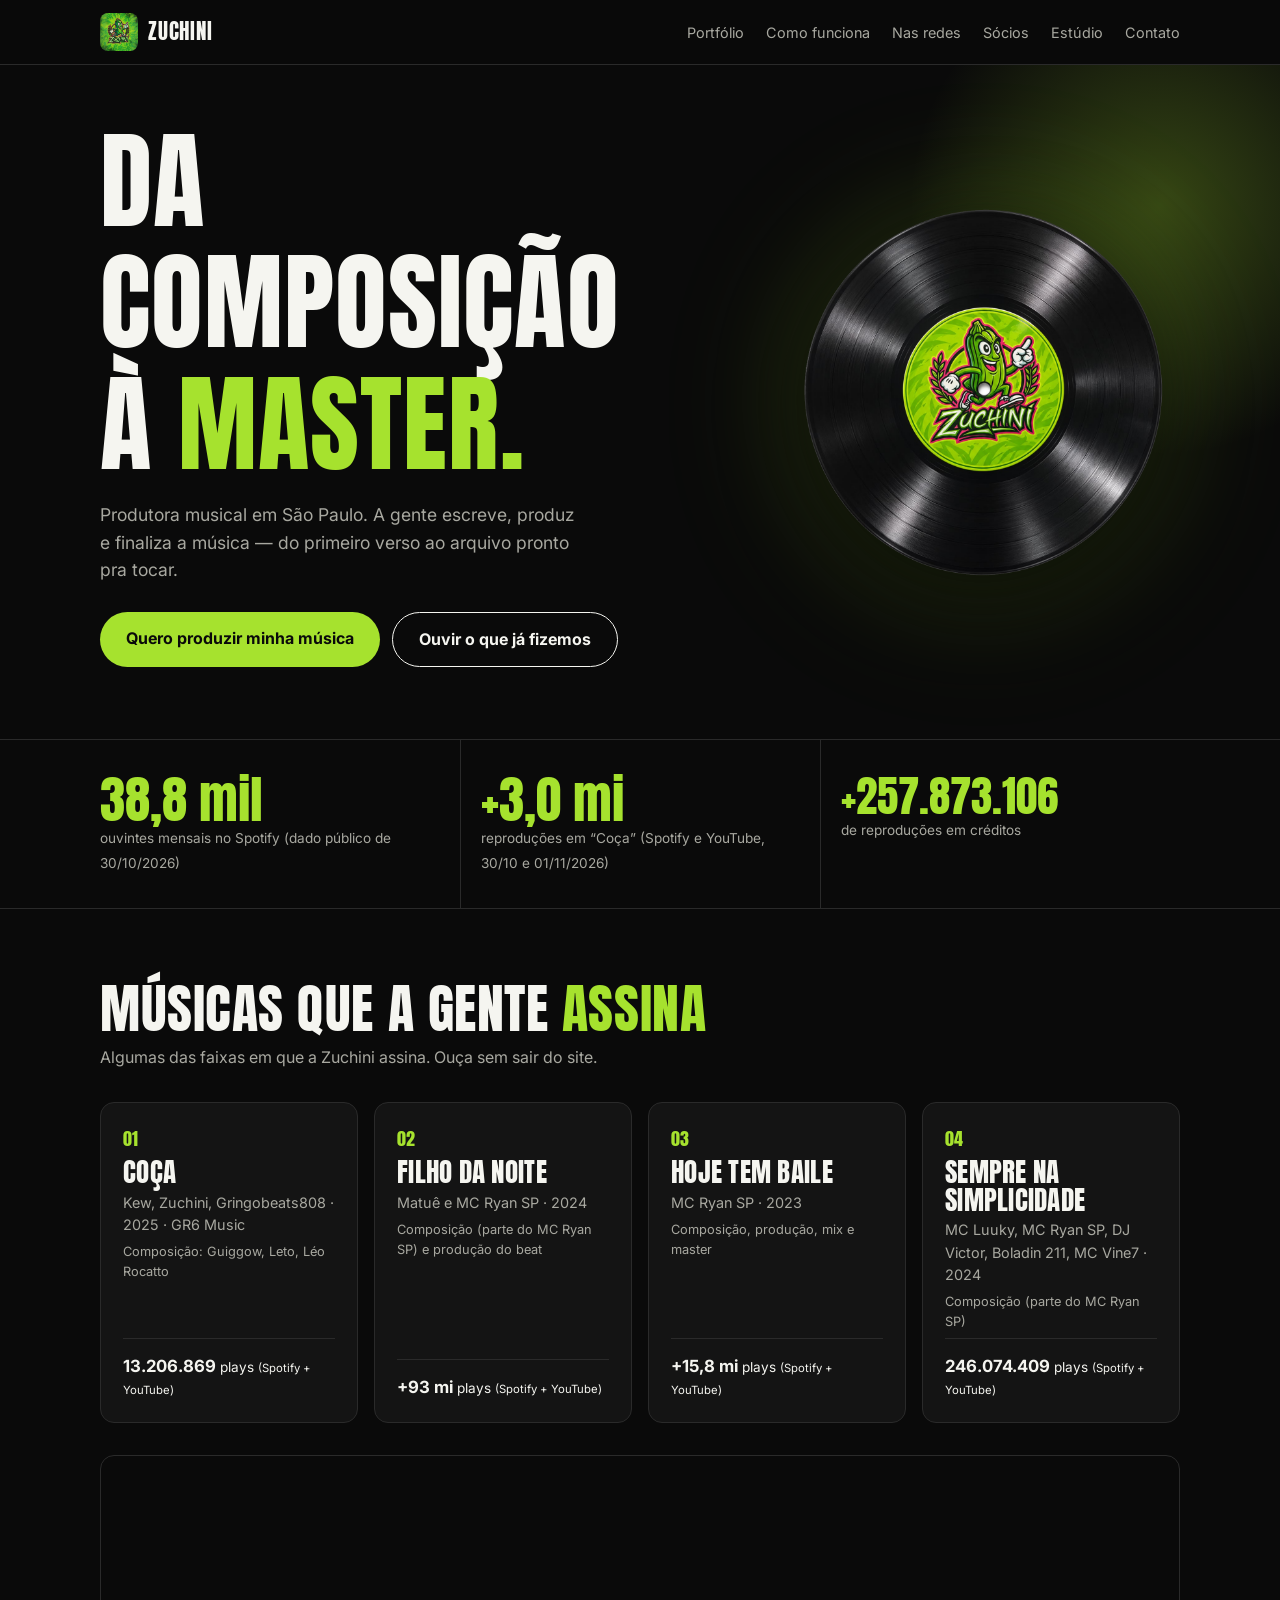
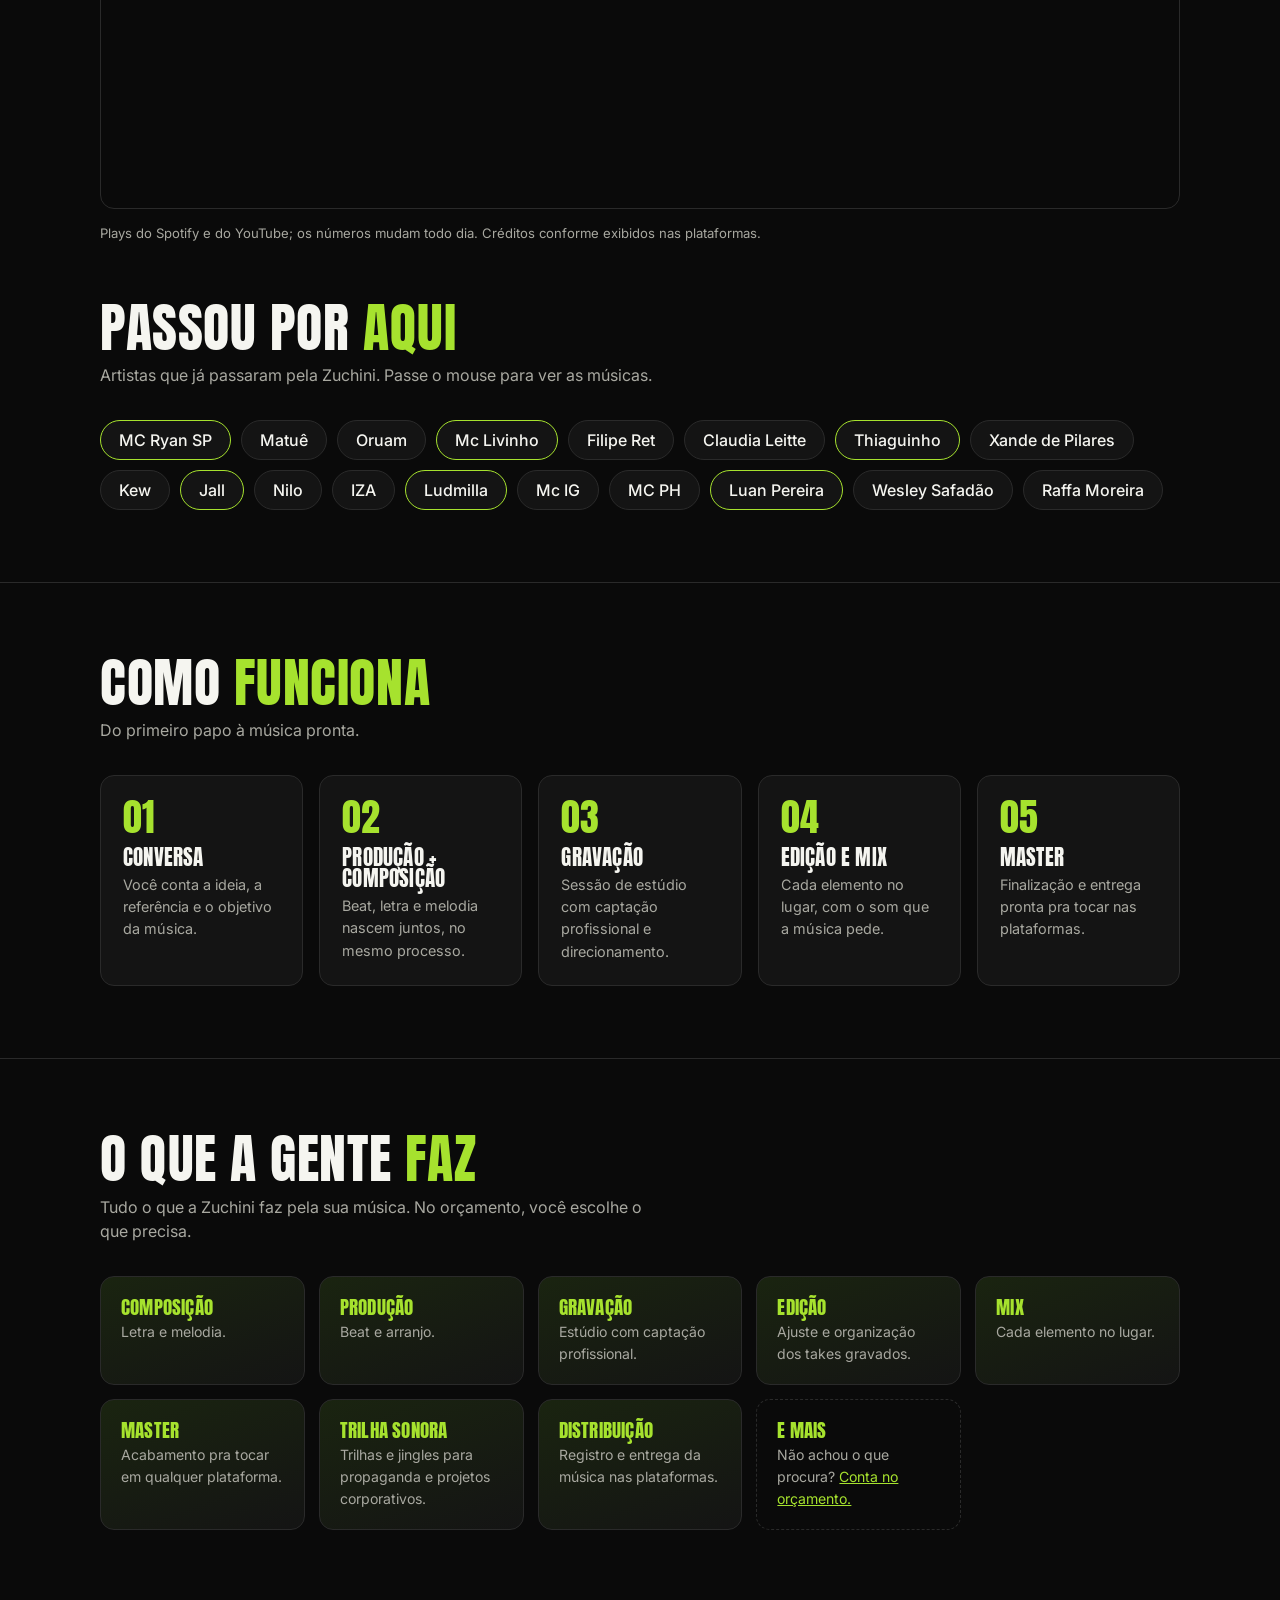
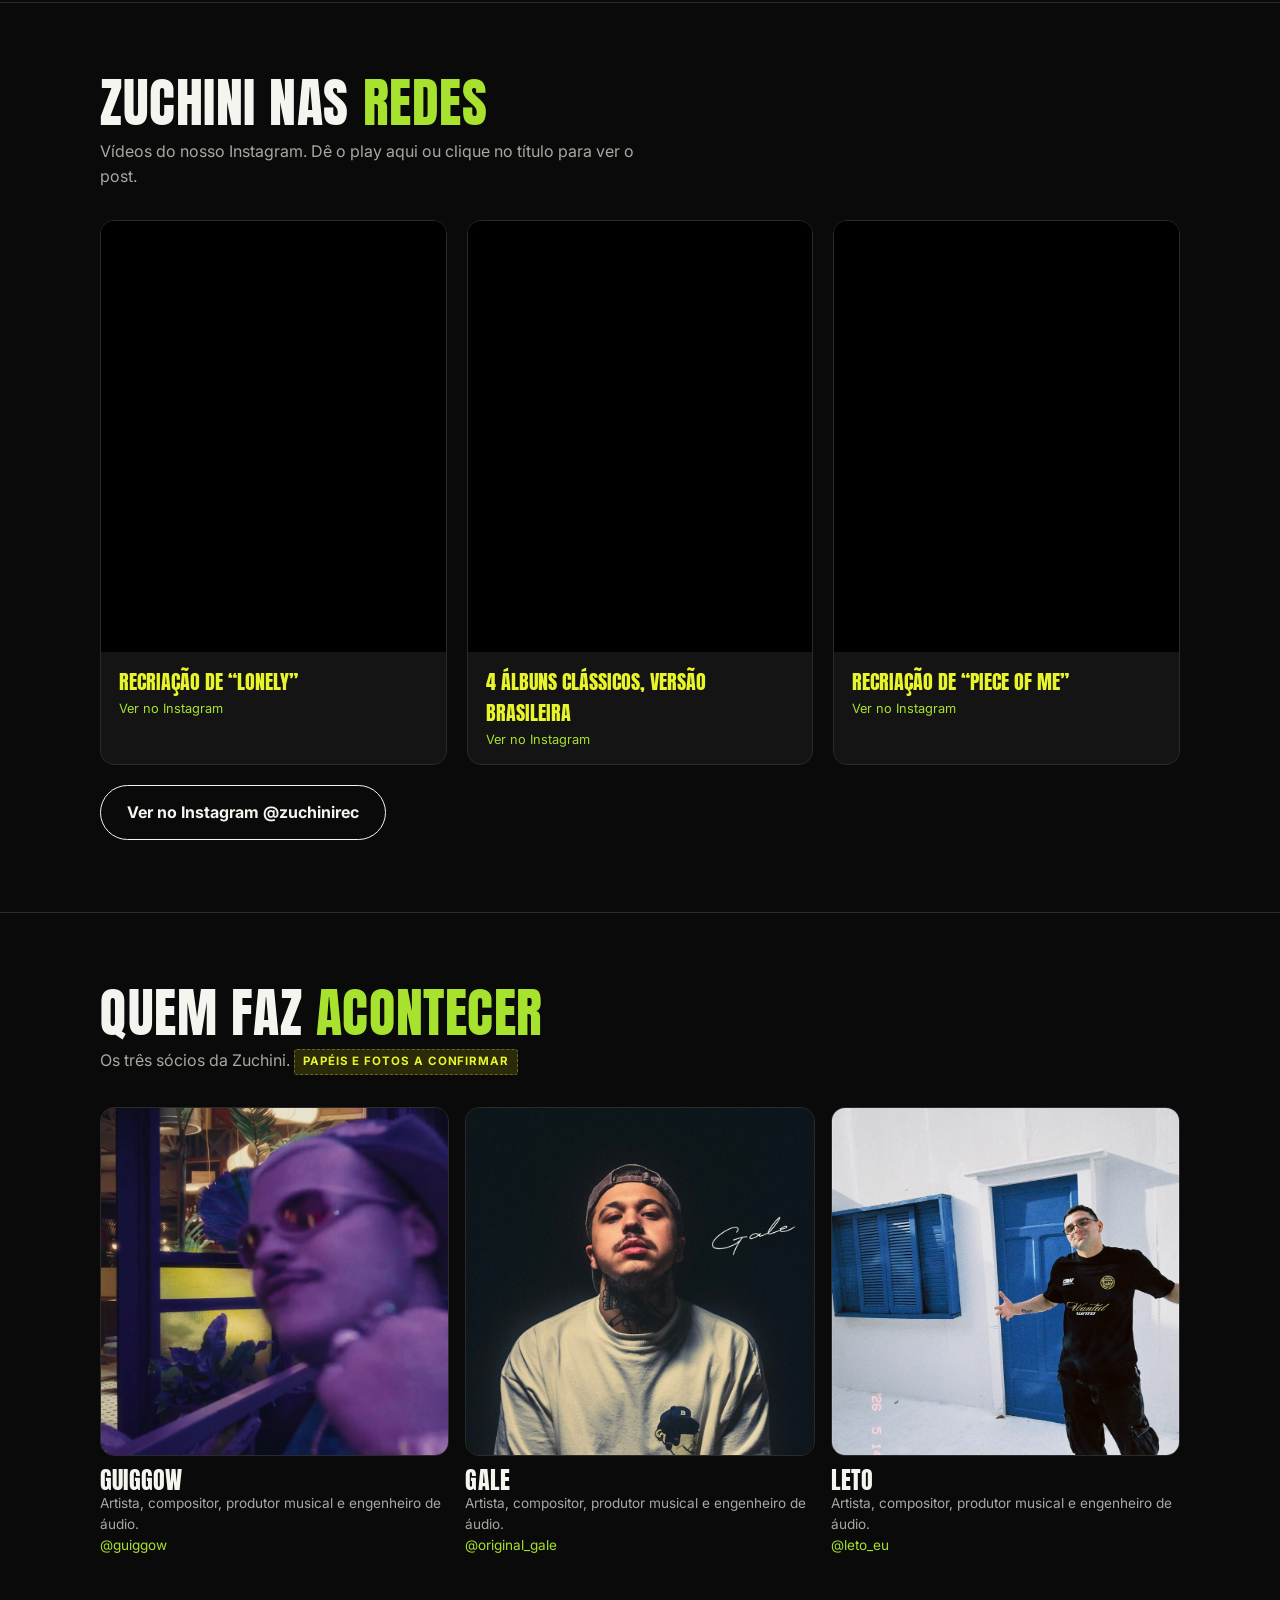
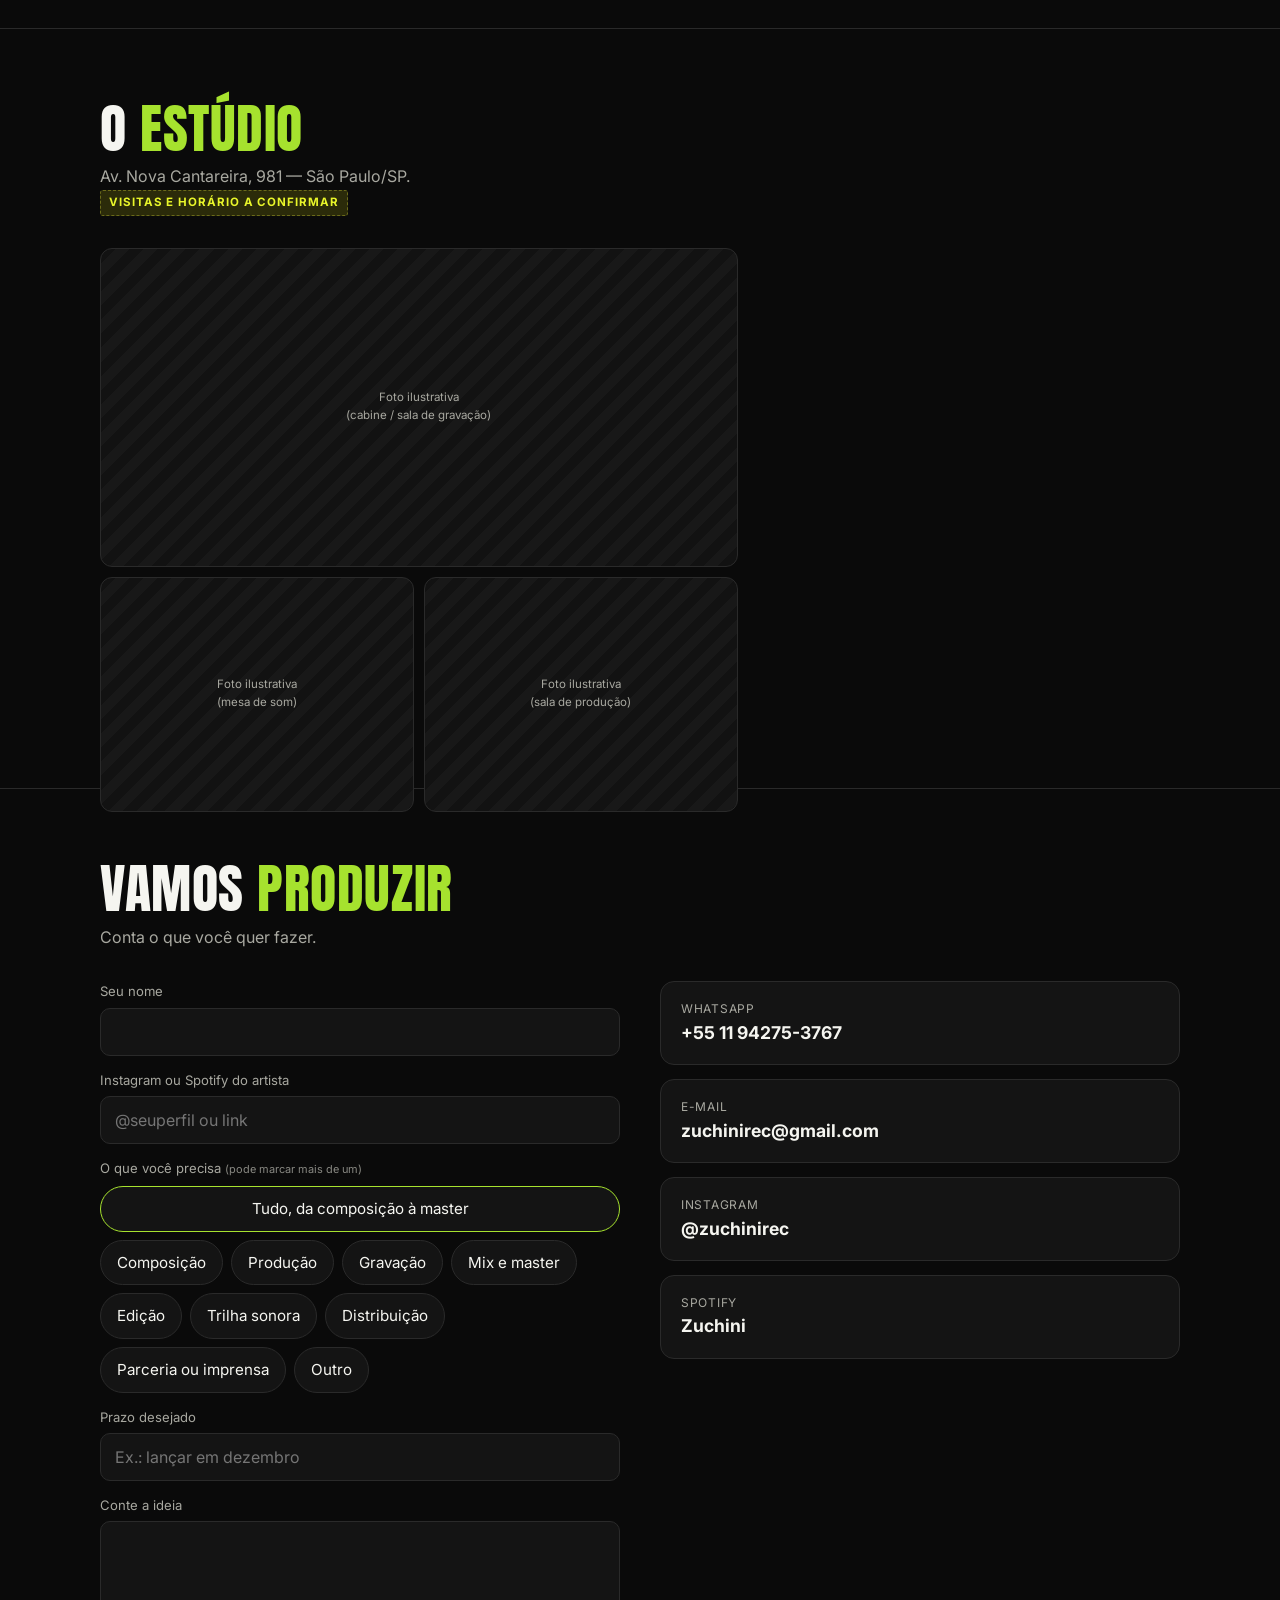
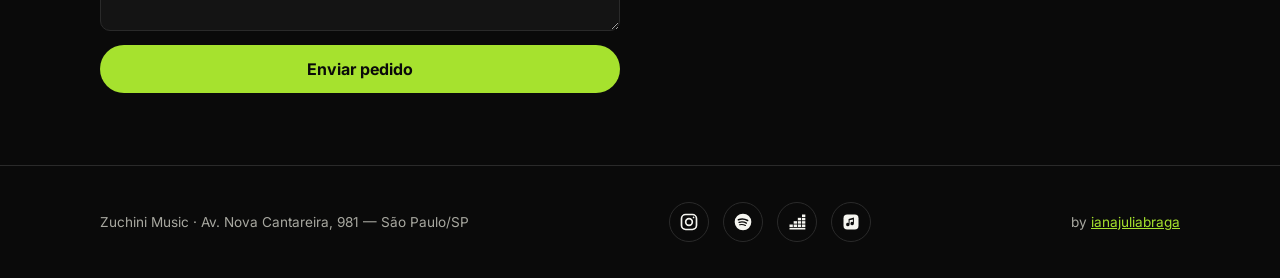
<file: index.html>
<!doctype html>
<html lang="pt-BR">
<head>
<meta charset="utf-8">
<meta name="robots" content="noindex, nofollow">
<meta name="viewport" content="width=device-width, initial-scale=1, viewport-fit=cover">
<meta name="theme-color" content="#0a0a0a">
<meta name="apple-mobile-web-app-capable" content="yes">
<meta name="apple-mobile-web-app-status-bar-style" content="black-translucent">
<title>Zuchini Music — Da composição à master</title>
<meta name="description" content="Zuchini Music: produtora musical em São Paulo. Da composição à master. (Protótipo de apresentação.)">
<link rel="icon" href="assets/logo-zuchini.jpg">
<link rel="preconnect" href="https://fonts.googleapis.com">
<link rel="preconnect" href="https://fonts.gstatic.com" crossorigin>
<link href="https://fonts.googleapis.com/css2?family=Anton&family=Inter:wght@400;500;700&display=swap" rel="stylesheet">
<link rel="stylesheet" href="assets/estilo.css">
</head>
<body>

<header>
  <div class="wrap">
    <a class="marca" href="#topo"><img src="assets/logo-zuchini.jpg" alt="">ZUCHINI</a>
    <button class="menu-btn" aria-label="Abrir menu" onclick="document.getElementById('nav').classList.toggle('aberto')">Menu</button>
    <nav id="nav">
      <ul onclick="document.getElementById('nav').classList.remove('aberto')">
        <li><a href="#portfolio">Portfólio</a></li>
        <li><a href="#como">Como funciona</a></li>
        <li><a href="#arquivo">Nas redes</a></li>
        <li><a href="#socios">Sócios</a></li>
        <li><a href="#estudio">Estúdio</a></li>
        <li><a href="#contato">Contato</a></li>
      </ul>
    </nav>
  </div>
</header>

<main id="topo">
<!-- 1. INÍCIO -->
<section class="hero">
  <div class="wrap">
    <div>
      <h1>Da composição<br>à <span>master.</span></h1>
      <p>Produtora musical em São Paulo. A gente escreve, produz e finaliza a música — do primeiro verso ao arquivo pronto pra tocar.</p>
      <div class="acoes">
        <a class="btn" href="#contato">Quero produzir minha música</a>
        <a class="btn ghost" href="#portfolio">Ouvir o que já fizemos</a>
      </div>
    </div>
    <img class="logo" src="assets/vinil.png" alt="Disco de vinil com o logo da Zuchini">
  </div>
</section>

<!-- 2. NÚMEROS -->
<div class="nums">
  <div class="wrap">
    <div class="num"><b data-to="168.8" data-dec="1" data-pre="" data-suf=" mil">168,8 mil</b><span>ouvintes mensais no Spotify (dado público de 30/10/2026)</span></div>
    <div class="num"><b data-to="13.2" data-dec="1" data-pre="+" data-suf=" mi">+13,2 mi</b><span>reproduções em “Coça” (Spotify e YouTube, 30/10 e 01/11/2026)</span></div>
    <div class="num"><b class="longo" data-to="1700000000" data-dec="0" data-sep="1" data-dur="2500" data-pre="+" data-suf="">+1.700.000.000</b><span>de reproduções em créditos</span></div>
  </div>
</div>

<!-- 3. PORTFÓLIO -->
<section id="portfolio">
  <div class="wrap">
    <h2>Músicas que a gente <em>assina</em></h2>
    <p class="lead">Algumas das faixas em que a Zuchini assina. Ouça sem sair do site.</p>
    <div class="faixas">
      <article class="faixa"><span class="pos">01</span><h3>Coça</h3><span class="art">Kew, Zuchini, Gringobeats808 · 2025 · GR6 Music</span><span class="credito">Composição: Guiggow, Leto, Léo Rocatto</span><div class="plays"><b>13.206.869</b> plays <small>(Spotify + YouTube)</small></div></article>
      <article class="faixa"><span class="pos">02</span><h3>Filho da Noite</h3><span class="art">Matuê e MC Ryan SP · 2024</span><span class="credito">Composição (parte do MC Ryan SP) e produção do beat</span><div class="plays"><b>+93 mi</b> plays <small>(Spotify + YouTube)</small></div></article>
      <article class="faixa"><span class="pos">03</span><h3>Hoje Tem Baile</h3><span class="art">MC Ryan SP · 2023</span><span class="credito">Composição, produção, mix e master</span><div class="plays"><b>+15,8 mi</b> plays <small>(Spotify + YouTube)</small></div></article>
      <article class="faixa"><span class="pos">04</span><h3>Sempre na Simplicidade</h3><span class="art">MC Luuky, MC Ryan SP, DJ Victor, Boladin 211, MC Vine7 · 2024</span><span class="credito">Composição (parte do MC Ryan SP)</span><div class="plays"><b>246.074.409</b> plays <small>(Spotify + YouTube)</small></div></article>
    </div>
    <div class="player">
      <iframe id="player-pl" src="https://open.spotify.com/embed/playlist/4VPPZmmBDZCIkVISKU0A8q?theme=0" allow="encrypted-media; clipboard-write; fullscreen" loading="lazy" title="Playlist BY ZUCHINI no Spotify"></iframe>
    </div>
    <p class="nota">Plays do Spotify e do YouTube; os números mudam todo dia. Créditos conforme exibidos nas plataformas.</p>

    <h2 style="margin-top:56px">Passou por <em>aqui</em></h2>
    <p class="lead">Artistas que já passaram pela Zuchini. Passe o mouse para ver as músicas.</p>
    <div id="passou">
    <div class="chips">
      <button type="button" class="chip">MC Ryan SP</button><button type="button" class="chip">Matuê</button><button type="button" class="chip">Oruam</button><button type="button" class="chip">Mc Livinho</button><button type="button" class="chip">Filipe Ret</button><button type="button" class="chip">Claudia Leitte</button><button type="button" class="chip">Thiaguinho</button><button type="button" class="chip">Xande de Pilares</button><button type="button" class="chip">Kew</button><button type="button" class="chip">Jall</button><button type="button" class="chip">Nilo</button><button type="button" class="chip">IZA</button><button type="button" class="chip">Ludmilla</button><button type="button" class="chip">Mc IG</button><button type="button" class="chip">MC PH</button><button type="button" class="chip">Luan Pereira</button><button type="button" class="chip">Wesley Safadão</button><button type="button" class="chip">Raffa Moreira</button>
    </div>
    <div class="passou-lista" id="passou-lista" aria-live="polite"></div>
    </div>
  </div>
</section>

<!-- 4. COMO FUNCIONA -->
<section id="como">
  <div class="wrap">
    <h2>Como <em>funciona</em></h2>
    <p class="lead">Do primeiro papo à música pronta.</p>
    <ol class="passos">
      <li><h3>Conversa</h3><p>Você conta a ideia, a referência e o objetivo da música.</p></li>
      <li><h3>Produção + composição</h3><p>Beat, letra e melodia nascem juntos, no mesmo processo.</p></li>
      <li><h3>Gravação</h3><p>Sessão de estúdio com captação profissional e direcionamento.</p></li>
      <li><h3>Edição e mix</h3><p>Cada elemento no lugar, com o som que a música pede.</p></li>
      <li><h3>Master</h3><p>Finalização e entrega pronta pra tocar nas plataformas.</p></li>
    </ol>
  </div>
</section>

<!-- 5. SERVIÇOS (prévia: lista a confirmar com a Zuchini) -->
<section id="servicos">
  <div class="wrap">
    <h2>O que a gente <em>faz</em></h2>
    <p class="lead">Tudo o que a Zuchini faz pela sua música. No orçamento, você escolhe o que precisa.</p>
    <div class="servicos">
      <div class="servico"><h3>Composição</h3><p>Letra e melodia.</p></div>
      <div class="servico"><h3>Produção</h3><p>Beat e arranjo.</p></div>
      <div class="servico"><h3>Gravação</h3><p>Estúdio com captação profissional.</p></div>
      <div class="servico"><h3>Edição</h3><p>Ajuste e organização dos takes gravados.</p></div>
      <div class="servico"><h3>Mix</h3><p>Cada elemento no lugar.</p></div>
      <div class="servico"><h3>Master</h3><p>Acabamento pra tocar em qualquer plataforma.</p></div>
      <div class="servico"><h3>Trilha sonora</h3><p>Trilhas e jingles para propaganda e projetos corporativos.</p></div>
      <div class="servico"><h3>Distribuição</h3><p>Registro e entrega da música nas plataformas.</p></div>
      <div class="servico mais"><h3>E mais</h3><p>Não achou o que procura? <a href="#contato">Conta no orçamento.</a></p></div>
    </div>
  </div>
</section>

<!-- 6. ARQUIVO Z -->
<section id="arquivo">
  <div class="wrap">
    <h2>Zuchini nas <em>redes</em></h2>
    <p class="lead">Vídeos do nosso Instagram. Dê o play aqui ou clique no título para ver o post.</p>
    <div class="arquivo reels">
      <div class="reel"><div class="tela"><iframe src="https://www.instagram.com/reel/DcrqrD_vFke/embed/" loading="lazy" allowfullscreen scrolling="no" title="Reel: recriação de Lonely"></iframe></div><a href="https://www.instagram.com/reel/DcrqrD_vFke/" target="_blank" rel="noopener"><b>Recriação de “Lonely”</b><span>Ver no Instagram</span></a></div>
      <div class="reel"><div class="tela"><iframe src="https://www.instagram.com/reel/DcY4VLOvS6M/embed/" loading="lazy" allowfullscreen scrolling="no" title="Reel: 4 álbuns clássicos versão brasileira"></iframe></div><a href="https://www.instagram.com/reel/DcY4VLOvS6M/" target="_blank" rel="noopener"><b>4 álbuns clássicos, versão brasileira</b><span>Ver no Instagram</span></a></div>
      <div class="reel"><div class="tela"><iframe src="https://www.instagram.com/reel/DcKFeDLPOjN/embed/" loading="lazy" allowfullscreen scrolling="no" title="Reel: recriação de Piece of Me"></iframe></div><a href="https://www.instagram.com/reel/DcKFeDLPOjN/" target="_blank" rel="noopener"><b>Recriação de “Piece of Me”</b><span>Ver no Instagram</span></a></div>
    </div>
    <p style="margin-top:20px"><a class="btn ghost" href="https://www.instagram.com/zuchinirec/" target="_blank" rel="noopener">Ver no Instagram @zuchinirec</a></p>
  </div>
</section>

<!-- 7. SÓCIOS -->
<section id="socios">
  <div class="wrap">
    <h2>Quem faz <em>acontecer</em></h2>
    <p class="lead">Os três sócios da Zuchini. <span class="tag">papéis e fotos a confirmar</span></p>
    <div class="socios">
      <div class="socio"><div class="foto"><img src="assets/guiggow.jpg" alt="Guiggow"></div><h3>Guiggow</h3><p>Artista, compositor, produtor musical e engenheiro de áudio.</p><p><a href="https://www.instagram.com/guiggow/" target="_blank" rel="noopener">@guiggow</a></p></div>
      <div class="socio"><div class="foto"><img src="assets/gale.jpg" alt="Gale" style="object-position:50% 30%"></div><h3>Gale</h3><p>Artista, compositor, produtor musical e engenheiro de áudio.</p><p><a href="https://www.instagram.com/original_gale/" target="_blank" rel="noopener">@original_gale</a></p></div>
      <div class="socio"><div class="foto"><img src="assets/leto.jpg" alt="Leto" style="object-position:75% 32%"></div><h3>Leto</h3><p>Artista, compositor, produtor musical e engenheiro de áudio.</p><p><a href="https://www.instagram.com/leto_eu/" target="_blank" rel="noopener">@leto_eu</a></p></div>
    </div>
  </div>
</section>

<!-- 8. ESTÚDIO -->
<section id="estudio">
  <div class="wrap">
    <h2>O <em>estúdio</em></h2>
    <p class="lead">Av. Nova Cantareira, 981 — São Paulo/SP. <span class="tag">visitas e horário a confirmar</span></p>
    <div class="estudio">
      <div class="galeria">
        <div>Foto ilustrativa<br>(cabine / sala de gravação)</div>
        <div>Foto ilustrativa<br>(mesa de som)</div>
        <div>Foto ilustrativa<br>(sala de produção)</div>
      </div>
      <div class="mapa">
        <iframe title="Mapa do estúdio" loading="lazy" referrerpolicy="no-referrer-when-downgrade" src="https://www.google.com/maps?q=Av.+Nova+Cantareira,+981,+S%C3%A3o+Paulo&output=embed"></iframe>
      </div>
    </div>
  </div>
</section>

<!-- 9. CONTATO -->
<section id="contato">
  <div class="wrap">
    <h2>Vamos <em>produzir</em></h2>
    <p class="lead">Conta o que você quer fazer.</p>
    <div class="contato">
      <form id="form" novalidate>
        <label>Seu nome<input name="nome" required autocomplete="name"></label>
        <label>Instagram ou Spotify do artista<input name="perfil" placeholder="@seuperfil ou link"></label>
        <fieldset class="opcoes">
          <legend>O que você precisa <small>(pode marcar mais de um)</small></legend>
          <label class="op tudo"><input type="checkbox" name="servico" value="Tudo, da composição à master" id="op-tudo"><span>Tudo, da composição à master</span></label>
          <label class="op"><input type="checkbox" name="servico" value="Composição" class="op-item"><span>Composição</span></label>
          <label class="op"><input type="checkbox" name="servico" value="Produção" class="op-item"><span>Produção</span></label>
          <label class="op"><input type="checkbox" name="servico" value="Gravação" class="op-item"><span>Gravação</span></label>
          <label class="op"><input type="checkbox" name="servico" value="Mix e master" class="op-item"><span>Mix e master</span></label>
          <label class="op"><input type="checkbox" name="servico" value="Edição"><span>Edição</span></label>
          <label class="op"><input type="checkbox" name="servico" value="Trilha sonora"><span>Trilha sonora</span></label>
          <label class="op"><input type="checkbox" name="servico" value="Distribuição"><span>Distribuição</span></label>
          <label class="op"><input type="checkbox" name="servico" value="Parceria ou imprensa"><span>Parceria ou imprensa</span></label>
          <label class="op"><input type="checkbox" name="servico" value="Outro"><span>Outro</span></label>
        </fieldset>
        <label>Prazo desejado<input name="prazo" placeholder="Ex.: lançar em dezembro"></label>
        <label>Conte a ideia<textarea name="msg"></textarea></label>
        <button class="btn" type="submit">Enviar pedido</button>
        <div class="ok" id="ok">Protótipo: o envio ainda não está ligado. No site publicado, o pedido chega organizado pra equipe.</div>
      </form>
      <div class="canais">
        <a class="canal" href="https://wa.me/5511942753767" target="_blank" rel="noopener"><small>WhatsApp</small><b>+55 11 94275-3767</b></a>
        <a class="canal" href="mailto:zuchinirec@gmail.com"><small>E-mail</small><b>zuchinirec@gmail.com</b></a>
        <a class="canal" href="https://www.instagram.com/zuchinirec/" target="_blank" rel="noopener"><small>Instagram</small><b>@zuchinirec</b></a>
        <a class="canal" href="https://open.spotify.com/intl-pt/artist/7Kydl65dvmuhcxPgG3WTKZ" target="_blank" rel="noopener"><small>Spotify</small><b>Zuchini</b></a>
      </div>
    </div>
  </div>
</section>
</main>

<footer>
  <div class="wrap">
    <span>Zuchini Music · Av. Nova Cantareira, 981 — São Paulo/SP</span>
    <span class="redes-rodape"><a href="https://www.instagram.com/zuchinirec/" target="_blank" rel="noopener" aria-label="Instagram da Zuchini" title="Instagram"><svg viewBox="0 0 24 24" fill="none" stroke="currentColor" stroke-width="2" stroke-linecap="round" stroke-linejoin="round" aria-hidden="true"><rect x="3" y="3" width="18" height="18" rx="5"/><circle cx="12" cy="12" r="4"/><circle cx="17.5" cy="6.5" r="1" fill="currentColor" stroke="none"/></svg></a><a href="https://open.spotify.com/intl-pt/artist/7Kydl65dvmuhcxPgG3WTKZ" target="_blank" rel="noopener" aria-label="Spotify da Zuchini" title="Spotify"><svg viewBox="0 0 24 24" aria-hidden="true"><circle cx="12" cy="12" r="10" fill="currentColor"/><g fill="none" stroke-linecap="round" style="stroke:var(--preto)"><path d="M6.5 9.2c3.7-1.1 7.9-.8 11 1" stroke-width="1.9"/><path d="M7.3 12.4c3-.8 6.3-.5 8.8 1" stroke-width="1.6"/><path d="M8 15.3c2.4-.6 4.8-.3 6.9.9" stroke-width="1.4"/></g></svg></a><a href="https://www.deezer.com/br/artist/253746412" target="_blank" rel="noopener" aria-label="Deezer da Zuchini" title="Deezer"><svg viewBox="0 0 24 24" fill="currentColor" aria-hidden="true"><rect x="18" y="3" width="4" height="3"/><rect x="18" y="7" width="4" height="3"/><rect x="18" y="11" width="4" height="3"/><rect x="18" y="15" width="4" height="3"/><rect x="13" y="7" width="4" height="3"/><rect x="13" y="11" width="4" height="3"/><rect x="13" y="15" width="4" height="3"/><rect x="8" y="11" width="4" height="3"/><rect x="8" y="15" width="4" height="3"/><rect x="3" y="15" width="4" height="3"/><rect x="3" y="19" width="19" height="2"/></svg></a><a href="https://music.apple.com/br/artist/zuchini/1729856460" target="_blank" rel="noopener" aria-label="Apple Music da Zuchini" title="Apple Music"><svg viewBox="0 0 24 24" aria-hidden="true"><rect x="3" y="3" width="18" height="18" rx="4.5" fill="currentColor"/><path d="M15.5 6.6v7.3a2.1 2.1 0 1 1-1.2-1.9V8.9l-4 .9v5.3a2.1 2.1 0 1 1-1.2-1.9V8.4z" style="fill:var(--preto)"/></svg></a></span>
    <span>by <a href="https://www.instagram.com/ianajuliabraga/" target="_blank" rel="noopener" style="color:var(--lime);text-decoration:underline">ianajuliabraga</a></span>
  </div>
</footer>

<script>
/* "Passou por aqui": faixas por artista; plays do Spotify onde já confirmados. */
var CL='Composição, letra',PR='Produção',CLP='Composição, letra, produção';
var PASSOU={
 'MC Ryan SP':[['Sempre na Simplicidade','111,0 mi',CL],['Filho da Noite','93 mi',CLP],['Hoje Tem Baile','9,9 mi','Composição, letra, produção, mix, master'],['Ensinamento do Pai','','Composição, letra, mix, master'],['Fivela da Lacoste','','Composição, letra, produção, mix, master'],['Ritmista 1.0','',CL],['Tchau Obrigado 2','',CL],['Amor Eu Tô no Estúdio','',CL],['Mágoa e Rancor','',CL],['Marketing','',CL],['Essa Daqui Vira Trend','',CL],['Tô no Topo (ao vivo)','',CL],['Poesia Acústica 14','',CL],['Bando','',CL],['Mídia','','Letra'],['Capricorniana','',CL],['Casal Celebridade','',CL],['Cena Gravada','',CL],['Fernando de Noronha 2','',CL],['Pra Roncar Tem que Desbicar','',CL],['Saudade','',CL],['40 Metros O SET','','Composição'],['Cada Um Com Seu Job','','Composição'],['E os D da Sua Vida','',CL],['Ela joga no 7','','Composição'],['Malokeragem 2','',CL],['Manda A Real','',CL],['Nova Tendência','',CL],['Sem Gin, Sem Ela 2','','Composição'],['Set Tatuapé Conceito 3','',CL],['Taças Pro Ar','',CL],['Tempo','',CL],['Turista','','Letra']],
 'Matuê':[['Filho da Noite','93 mi',CLP]],
 'Oruam':[['Essa Daqui Vira Trend','',CL]],
 'Mc Livinho':[['Bicho Solto','',CL],['Astronauta Astro','',CL],['Um Fio de Cabelo','',CL],['Peça Rara (Tapa Tapa)','','Composição'],['Elemento','',PR],['Pirata','','Master']],
 'Filipe Ret':[['Bando','',CL],['Mídia','','Letra']],
 'Claudia Leitte':[['Vixe (ao vivo)','','papel a confirmar']],
 'Thiaguinho':[['Vixe (ao vivo)','','papel a confirmar']],
 'Xande de Pilares':[['Tô no Topo (ao vivo)','',CL]],
 'Kew':[['Coça','10,0 mi',CLP],['GG Grandão','',CLP]],
 'Jall':[['Você','',CL],['Coisas da Idade','',CL],['Sem Caô','',CL],['Vida','',CL]],
 'Nilo':[['Te Vi Gostei','1,1 mi',PR],['Te Vi Gostei (speed)','',PR],['Me Amarro Nela (com Giana Mello)','','Produção, mix, master'],['Sonhei Com Você (com Giana Mello)','',PR],['Pussy (com MC Ryan SP)','',CL],['Moleque Ligeiro','',''],['Quem Te Faz','','']],
 'MC PH':[['Fivela da Lacoste','',''],['2024M','',''],['Cena Gravada','',''],['Sem Gin, Sem Ela 2','',''],['Taças Pro Ar','',''],['Tempo','','']],
 'Luan Pereira':[['Fivela da Lacoste','','']],
 'Wesley Safadão':[['2024M','','']],
 'Raffa Moreira':[['Nova Estética (com Guiggow e PMM)','',''],['Paralisia do Sono (com Guiggow)','',''],['Pause (com FamousKyo)','',''],['Pause (speed up)','',''],['Sou Raul','',''],['Whole Lotta Type Shi','',''],['Malokero','',''],['Slide','',''],['ESL','',''],['Afro Paty','',''],['Marcha No Que É','',''],['Lava-Rápido','',''],['Royal','',''],['Perfil #100 – Presidencial','','']],
 'IZA':[['Tão Bonito','','']],
 'Ludmilla':[['Saudade','','']],
 'Mc IG':[['Saudade (com Ludmilla)','',''],['Casal Celebridade','',''],['Fernando de Noronha 2','',''],['Pra Roncar Tem que Desbicar','',''],['Tchau Obrigado 2','',''],['Sem Gin, Sem Ela 2','',''],['Cada Um Com Seu Job','',''],['2024M','','']]
};
(function(){
  var box=document.getElementById('passou'),lista=document.getElementById('passou-lista'),chips=box.querySelectorAll('.chip');
  function abrir(chip){
    var nome=chip.textContent,itens=PASSOU[nome]||[];
    chips.forEach(function(c){c.classList.toggle('ativo',c===chip)});
    var LIM=8;
    var h='<h3></h3><p class="sub">Músicas que passaram pela Zuchini</p><ul>';
    itens.forEach(function(){h+='<li><span></span></li>'});
    lista.innerHTML=h+'</ul>';
    lista.querySelector('h3').textContent=nome;
    var lis=lista.querySelectorAll('li');
    lis.forEach(function(li,i){
      li.children[0].textContent=itens[i][0];
      if(i>=LIM)li.hidden=true;
    });
    if(itens.length>LIM){
      var b=document.createElement('button');
      b.type='button';b.className='ver-mais';b.textContent='Ver mais ('+(itens.length-LIM)+')';
      b.addEventListener('click',function(){
        var abertas=b.dataset.aberto==='1';
        lis.forEach(function(li,i){if(i>=LIM)li.hidden=abertas});
        b.dataset.aberto=abertas?'0':'1';
        b.textContent=abertas?'Ver mais ('+(itens.length-LIM)+')':'Ver menos';
      });
      lista.appendChild(b);
    }
    lista.classList.add('aberto');
  }
  function fechar(){lista.classList.remove('aberto');chips.forEach(function(c){c.classList.remove('ativo')})}
  chips.forEach(function(c){
    c.addEventListener('mouseenter',function(){abrir(c)});
    c.addEventListener('focus',function(){abrir(c)});
    c.addEventListener('click',function(){abrir(c)});
  });
  box.addEventListener('mouseleave',fechar);
})();
/* cursor: bolinha da Zuchini segue o mouse; some sobre campos, mapa e players embutidos */
(function(){
  if(!window.matchMedia||!matchMedia('(hover:hover) and (pointer:fine)').matches)return;
  var el=document.createElement('div');el.className='bolinha';document.body.appendChild(el);
  document.documentElement.classList.add('bola');
  var x=-100,y=-100,cx=-100,cy=-100,reduz=matchMedia('(prefers-reduced-motion: reduce)').matches;
  function loop(){cx+=(x-cx)*(reduz?1:.28);cy+=(y-cy)*(reduz?1:.28);el.style.transform='translate('+cx+'px,'+cy+'px)';requestAnimationFrame(loop)}
  requestAnimationFrame(loop);
  document.addEventListener('mousemove',function(e){x=e.clientX;y=e.clientY;el.classList.add('ativa')});
  document.addEventListener('mouseleave',function(){el.classList.remove('ativa')});
  document.addEventListener('mouseover',function(e){
    var t=e.target;
    if(t.closest&&t.closest('input,textarea,select,.tela,.player,.mapa'))el.classList.remove('ativa');
    else el.classList.add('ativa');
    el.classList.toggle('grande',!!(t.closest&&t.closest('a,button,.chip,.faixa,.canal,.reel')));
  });
})();
/* formulário: "Tudo" marca os quatro serviços; desmarcar um deles desmarca "Tudo" */
(function(){
  var tudo=document.getElementById('op-tudo'),itens=document.querySelectorAll('.op-item');
  if(!tudo)return;
  tudo.addEventListener('change',function(){itens.forEach(function(i){i.checked=tudo.checked})});
  itens.forEach(function(i){i.addEventListener('change',function(){
    tudo.checked=Array.prototype.every.call(itens,function(x){return x.checked});
  })});
})();
/* contador dos números: roda toda vez que a seção volta à tela */
(function(){
  var els=document.querySelectorAll('.num b[data-to]');
  if(!els.length)return;
  var reduz=window.matchMedia&&window.matchMedia('(prefers-reduced-motion: reduce)').matches;
  function fmt(el,v){
    var dec=+el.dataset.dec||0;
    el.textContent=el.dataset.pre+(el.dataset.sep?Math.round(v).toLocaleString('pt-BR'):v.toFixed(dec).replace('.',','))+el.dataset.suf;
  }
  function rodar(el){
    var alvo=parseFloat(el.dataset.to),dur=+el.dataset.dur||1600,ini=null;
    cancelAnimationFrame(el._raf);
    function passo(t){
      if(ini===null)ini=t;
      var p=Math.min((t-ini)/dur,1),e=1-Math.pow(1-p,3);
      fmt(el,alvo*e);
      if(p<1)el._raf=requestAnimationFrame(passo);
    }
    fmt(el,0);
    el._raf=requestAnimationFrame(passo);
  }
  function parar(el){cancelAnimationFrame(el._raf);fmt(el,parseFloat(el.dataset.to))}
  if(reduz||!('IntersectionObserver' in window))return;
  var io=new IntersectionObserver(function(es){
    es.forEach(function(e){
      var b=e.target.querySelector('b[data-to]');
      if(e.isIntersecting)rodar(b);else parar(b);
    });
  },{threshold:.4});
  document.querySelectorAll('.num').forEach(function(n){io.observe(n)});
})();
document.getElementById('form').addEventListener('submit',function(e){
  e.preventDefault();
  document.getElementById('ok').style.display='block';
});
</script>
</body>
</html>
</file>
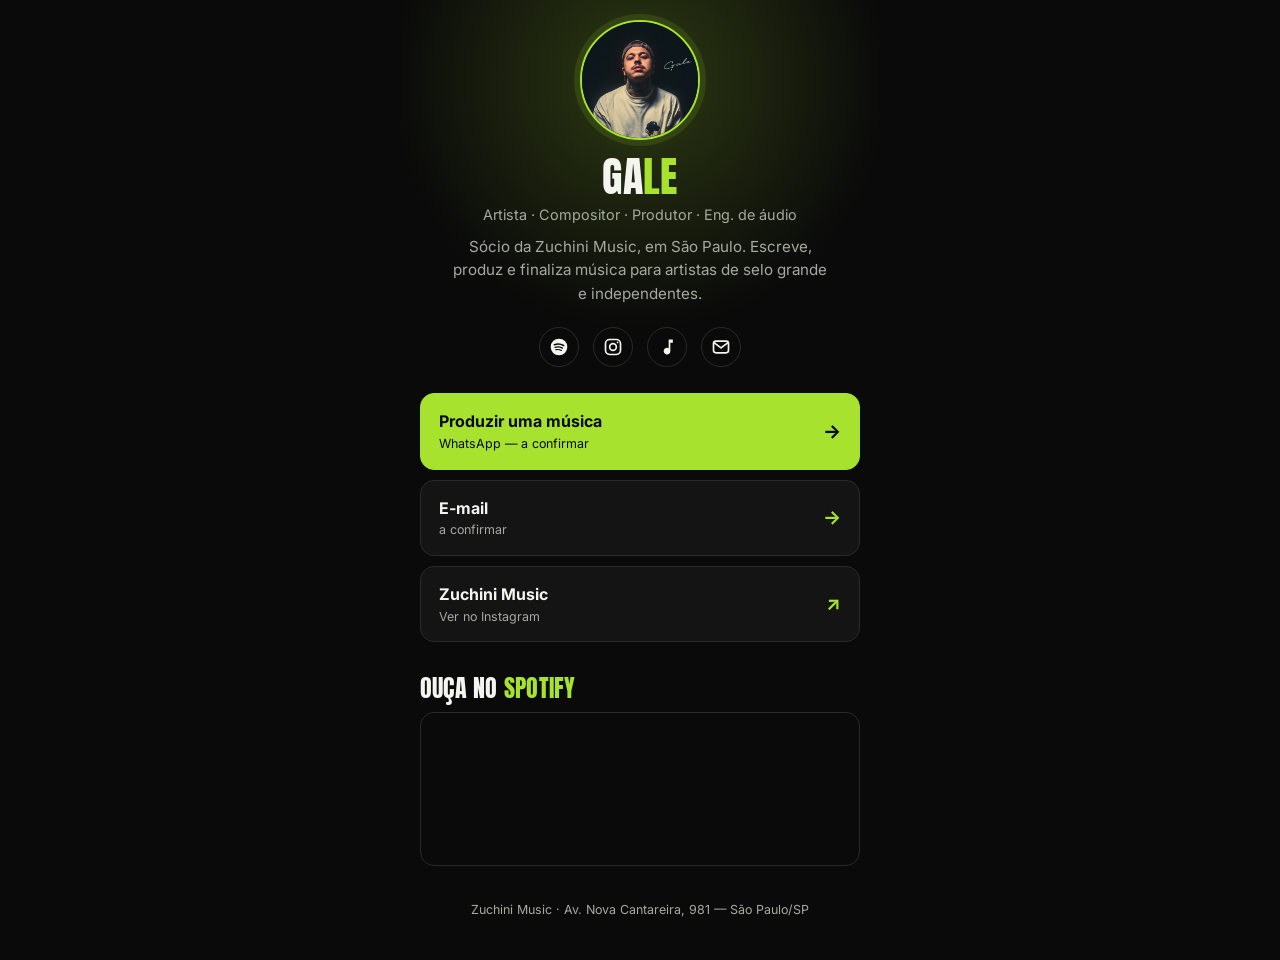
<file: gale.html>
<!doctype html>
<html lang="pt-BR">
<head>
<meta charset="utf-8">
<meta name="robots" content="noindex, nofollow">
<meta name="viewport" content="width=device-width, initial-scale=1, viewport-fit=cover">
<meta name="theme-color" content="#0a0a0a">
<title>Gale</title>
<meta name="description" content="Gale: artista, compositor, produtor musical e engenheiro de áudio. Sócio da Zuchini Music. (Protótipo de apresentação.)">
<link rel="preconnect" href="https://fonts.googleapis.com">
<link rel="preconnect" href="https://fonts.gstatic.com" crossorigin>
<link href="https://fonts.googleapis.com/css2?family=Anton&family=Inter:wght@400;500;700&display=swap" rel="stylesheet">
<link rel="stylesheet" href="assets/estilo.css">
<link rel="stylesheet" href="assets/bio.css">
</head>
<body>

<main class="bio">
  <div class="avatar"><img src="assets/gale.jpg" alt="Gale" style="object-position:50% 30%"></div>
  <h1>Ga<span>le</span></h1>
  <p class="papeis">Artista · Compositor · Produtor · Eng. de áudio</p>
  <p class="sobre">Sócio da Zuchini Music, em São Paulo. Escreve, produz e finaliza música para artistas de selo grande e independentes.</p>

  <span class="redes-rodape" style="justify-content:center;margin:0 auto 26px;flex-wrap:wrap" aria-label="Redes do Gale">
    <a href="https://open.spotify.com/artist/0mjNj79KqkAtsLFWAj2HfB" target="_blank" rel="noopener" aria-label="Spotify do Gale" title="Spotify"><svg viewBox="0 0 24 24" aria-hidden="true"><circle cx="12" cy="12" r="10" fill="currentColor"/><g fill="none" stroke-linecap="round" style="stroke:var(--preto)"><path d="M6.5 9.2c3.7-1.1 7.9-.8 11 1" stroke-width="1.9"/><path d="M7.3 12.4c3-.8 6.3-.5 8.8 1" stroke-width="1.6"/><path d="M8 15.3c2.4-.6 4.8-.3 6.9.9" stroke-width="1.4"/></g></svg></a>
    <a href="https://www.instagram.com/original_gale/" target="_blank" rel="noopener" aria-label="Instagram do Gale" title="Instagram"><svg viewBox="0 0 24 24" fill="none" stroke="currentColor" stroke-width="2" stroke-linecap="round" stroke-linejoin="round" aria-hidden="true"><rect x="3" y="3" width="18" height="18" rx="5"/><circle cx="12" cy="12" r="4"/><circle cx="17.5" cy="6.5" r="1" fill="currentColor" stroke="none"/></svg></a>
    <a href="https://www.tiktok.com/@original_gale" target="_blank" rel="noopener" aria-label="TikTok do Gale" title="TikTok"><svg viewBox="0 0 24 24" fill="currentColor" aria-hidden="true"><path d="M14 3v10.55A4 4 0 1 0 16 17V7h3V3h-5z"/></svg></a>
    <a aria-label="E-mail do Gale (a confirmar)" title="E-mail — a confirmar"><svg viewBox="0 0 24 24" fill="none" stroke="currentColor" stroke-width="2" stroke-linecap="round" stroke-linejoin="round" aria-hidden="true"><rect x="3" y="5" width="18" height="14" rx="3"/><path d="M4 7l8 6 8-6"/></svg></a>
  </span>

  <nav class="links" aria-label="Links do Gale">
    <a class="lk destaque"><span>Produzir uma música<small>WhatsApp — a confirmar</small></span><i>→</i></a>
    <a class="lk"><span>E-mail<small>a confirmar</small></span><i>→</i></a>
    <a class="lk" href="https://www.instagram.com/zuchinirec/" target="_blank" rel="noopener"><span>Zuchini Music<small>Ver no Instagram</small></span><i>↗</i></a>
  </nav>

  <section class="bloco" style="padding:0;border:0">
    <h2>Ouça no <em>Spotify</em></h2>
    <div class="player">
      <iframe src="https://open.spotify.com/embed/artist/0mjNj79KqkAtsLFWAj2HfB?utm_source=generator" width="100%" height="152" style="border-radius:14px;height:152px" frameborder="0" allowfullscreen loading="lazy" allow="autoplay; clipboard-write; encrypted-media; fullscreen; picture-in-picture" title="Ouvir no Spotify"></iframe>
    </div>
  </section>

  <p class="bio-rodape">Zuchini Music · Av. Nova Cantareira, 981 — São Paulo/SP</p>
</main>
</body>
</html>
</file>
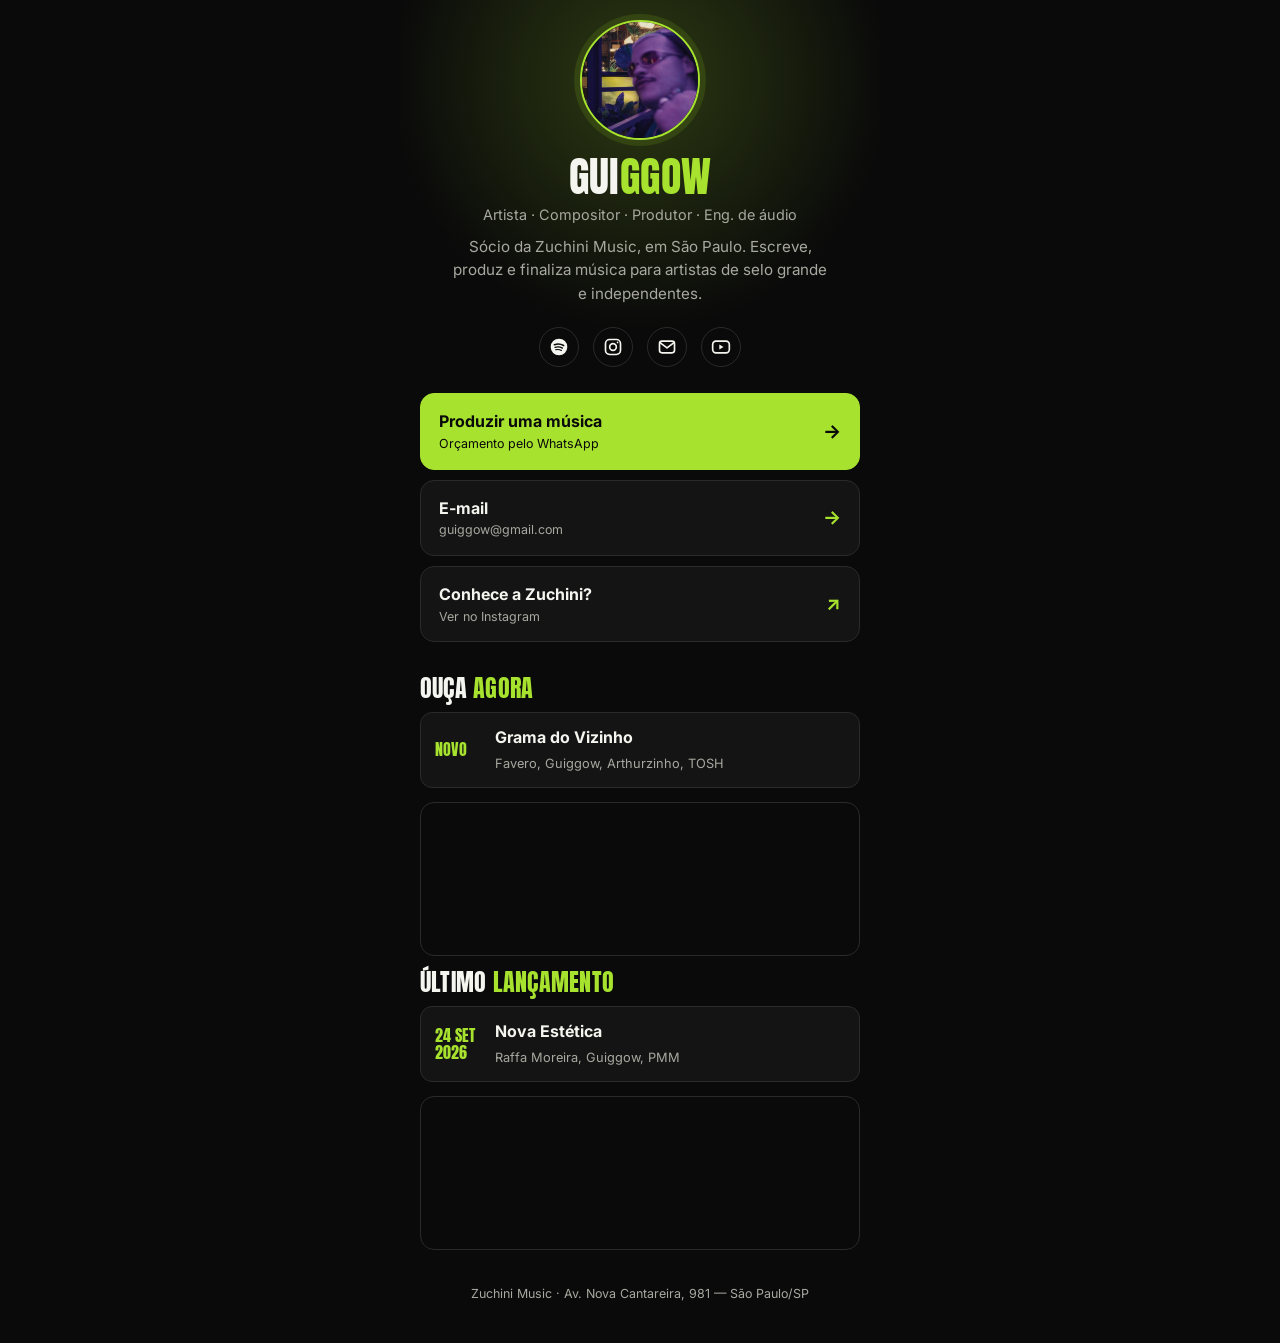
<file: guiggow.html>
<!doctype html>
<html lang="pt-BR">
<head>
<meta charset="utf-8">
<meta name="robots" content="noindex, nofollow">
<meta name="viewport" content="width=device-width, initial-scale=1, viewport-fit=cover">
<meta name="theme-color" content="#0a0a0a">
<title>Guiggow</title>
<meta name="description" content="Guiggow: artista, compositor, produtor musical e engenheiro de áudio. Sócio da Zuchini Music. (Protótipo de apresentação.)">
<link rel="preconnect" href="https://fonts.googleapis.com">
<link rel="preconnect" href="https://fonts.gstatic.com" crossorigin>
<link href="https://fonts.googleapis.com/css2?family=Anton&family=Inter:wght@400;500;700&display=swap" rel="stylesheet">
<link rel="stylesheet" href="assets/estilo.css">
<link rel="stylesheet" href="assets/bio.css">
</head>
<body>

<main class="bio">
  <div class="avatar"><img src="assets/guiggow.jpg" alt="Guiggow" style="object-position:68% 38%"></div>
  <h1>Gui<span>ggow</span></h1>
  <p class="papeis">Artista · Compositor · Produtor · Eng. de áudio</p>
  <p class="sobre">Sócio da Zuchini Music, em São Paulo. Escreve, produz e finaliza música para artistas de selo grande e independentes.</p>


  <span class="redes-rodape" style="justify-content:center;margin:0 auto 26px" aria-label="Redes do Guiggow">
    <a href="https://open.spotify.com/playlist/6bgRUUrCP5yJdSGM0LHSm4" target="_blank" rel="noopener" aria-label="Spotify do Guiggow" title="Spotify"><svg viewBox="0 0 24 24" aria-hidden="true"><circle cx="12" cy="12" r="10" fill="currentColor"/><g fill="none" stroke-linecap="round" style="stroke:var(--preto)"><path d="M6.5 9.2c3.7-1.1 7.9-.8 11 1" stroke-width="1.9"/><path d="M7.3 12.4c3-.8 6.3-.5 8.8 1" stroke-width="1.6"/><path d="M8 15.3c2.4-.6 4.8-.3 6.9.9" stroke-width="1.4"/></g></svg></a>
    <a href="https://www.instagram.com/guiggow/" target="_blank" rel="noopener" aria-label="Instagram do Guiggow" title="Instagram"><svg viewBox="0 0 24 24" fill="none" stroke="currentColor" stroke-width="2" stroke-linecap="round" stroke-linejoin="round" aria-hidden="true"><rect x="3" y="3" width="18" height="18" rx="5"/><circle cx="12" cy="12" r="4"/><circle cx="17.5" cy="6.5" r="1" fill="currentColor" stroke="none"/></svg></a>
    <a href="mailto:guiggow@gmail.com" aria-label="E-mail do Guiggow" title="E-mail"><svg viewBox="0 0 24 24" fill="none" stroke="currentColor" stroke-width="2" stroke-linecap="round" stroke-linejoin="round" aria-hidden="true"><rect x="3" y="5" width="18" height="14" rx="3"/><path d="M4 7l8 6 8-6"/></svg></a>
    <a href="https://www.youtube.com/@Guiggow" target="_blank" rel="noopener" aria-label="YouTube do Guiggow" title="YouTube"><svg viewBox="0 0 24 24" fill="none" stroke="currentColor" stroke-width="2" stroke-linecap="round" stroke-linejoin="round" aria-hidden="true"><rect x="2" y="5" width="20" height="14" rx="4"/><path d="M10 9l5 3-5 3z" fill="currentColor" stroke="none"/></svg></a>
  </span>

  <nav class="links" aria-label="Links do Guiggow">
    <a class="lk destaque" href="https://wa.me/5511942753767" target="_blank" rel="noopener"><span>Produzir uma música<small>Orçamento pelo WhatsApp</small></span><i>→</i></a>
    <a class="lk" href="mailto:guiggow@gmail.com"><span>E-mail<small>guiggow@gmail.com</small></span><i>→</i></a>
    <a class="lk" href="https://www.instagram.com/zuchinirec/" target="_blank" rel="noopener"><span>Conhece a Zuchini?<small>Ver no Instagram</small></span><i>↗</i></a>
  </nav>

  <section class="bloco" style="padding:0;border:0;margin-bottom:14px">
    <h2>Ouça <em>agora</em></h2>
    <ul class="lanc">
      <li><span class="ano">NOVO</span><div><b>Grama do Vizinho</b><span>Favero, Guiggow, Arthurzinho, TOSH</span></div></li>
    </ul>
    <div class="player" style="margin-top:14px">
      <iframe src="https://open.spotify.com/embed/track/1mYsiKd6LSjwoNyN7R9PBf?utm_source=generator" width="100%" height="152" style="border-radius:14px;height:152px" frameborder="0" allowfullscreen loading="lazy" allow="autoplay; clipboard-write; encrypted-media; fullscreen; picture-in-picture" title="Ouvir no Spotify"></iframe>
    </div>
  </section>

  <section class="bloco" style="padding:0;border:0">
    <h2>Último <em>lançamento</em></h2>
    <ul class="lanc">
      <li><span class="ano">24 SET<br>2026</span><div><b>Nova Estética</b><span>Raffa Moreira, Guiggow, PMM</span></div></li>
    </ul>
    <div class="player" style="margin-top:14px">
      <iframe src="https://open.spotify.com/embed/playlist/6bgRUUrCP5yJdSGM0LHSm4?utm_source=generator" width="100%" height="152" style="border-radius:14px;height:152px" frameborder="0" allowfullscreen loading="lazy" allow="autoplay; clipboard-write; encrypted-media; fullscreen; picture-in-picture" title="Ouvir no Spotify"></iframe>
    </div>
  </section>

  <p class="bio-rodape">Zuchini Music · Av. Nova Cantareira, 981 — São Paulo/SP</p>
</main>
</body>
</html>
</file>
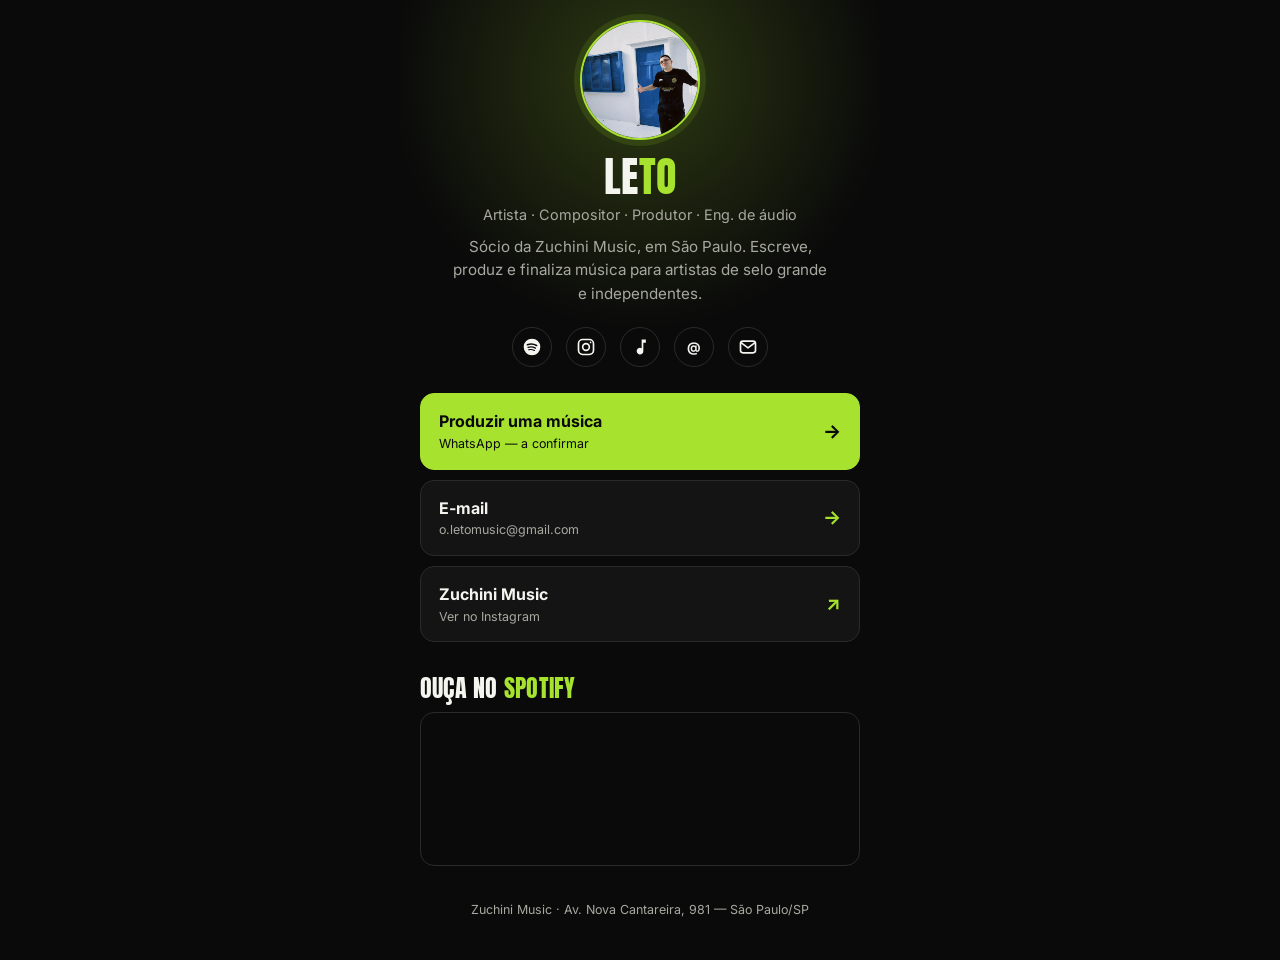
<file: leto.html>
<!doctype html>
<html lang="pt-BR">
<head>
<meta charset="utf-8">
<meta name="robots" content="noindex, nofollow">
<meta name="viewport" content="width=device-width, initial-scale=1, viewport-fit=cover">
<meta name="theme-color" content="#0a0a0a">
<title>Leto</title>
<meta name="description" content="Leto: artista, compositor, produtor musical e engenheiro de áudio. Sócio da Zuchini Music. (Protótipo de apresentação.)">
<link rel="preconnect" href="https://fonts.googleapis.com">
<link rel="preconnect" href="https://fonts.gstatic.com" crossorigin>
<link href="https://fonts.googleapis.com/css2?family=Anton&family=Inter:wght@400;500;700&display=swap" rel="stylesheet">
<link rel="stylesheet" href="assets/estilo.css">
<link rel="stylesheet" href="assets/bio.css">
</head>
<body>

<main class="bio">
  <div class="avatar"><img src="assets/leto.jpg" alt="Leto" style="object-position:75% 32%"></div>
  <h1>Le<span>to</span></h1>
  <p class="papeis">Artista · Compositor · Produtor · Eng. de áudio</p>
  <p class="sobre">Sócio da Zuchini Music, em São Paulo. Escreve, produz e finaliza música para artistas de selo grande e independentes.</p>

  <span class="redes-rodape" style="justify-content:center;margin:0 auto 26px;flex-wrap:wrap" aria-label="Redes do Leto">
    <a href="https://open.spotify.com/artist/6cBbuYnPDPljc1kybBU6Y8" target="_blank" rel="noopener" aria-label="Spotify do Leto" title="Spotify"><svg viewBox="0 0 24 24" aria-hidden="true"><circle cx="12" cy="12" r="10" fill="currentColor"/><g fill="none" stroke-linecap="round" style="stroke:var(--preto)"><path d="M6.5 9.2c3.7-1.1 7.9-.8 11 1" stroke-width="1.9"/><path d="M7.3 12.4c3-.8 6.3-.5 8.8 1" stroke-width="1.6"/><path d="M8 15.3c2.4-.6 4.8-.3 6.9.9" stroke-width="1.4"/></g></svg></a>
    <a href="https://instagram.com/leto.sm" target="_blank" rel="noopener" aria-label="Instagram do Leto" title="Instagram"><svg viewBox="0 0 24 24" fill="none" stroke="currentColor" stroke-width="2" stroke-linecap="round" stroke-linejoin="round" aria-hidden="true"><rect x="3" y="3" width="18" height="18" rx="5"/><circle cx="12" cy="12" r="4"/><circle cx="17.5" cy="6.5" r="1" fill="currentColor" stroke="none"/></svg></a>
    <a href="https://tiktok.com/@o_leto" target="_blank" rel="noopener" aria-label="TikTok do Leto" title="TikTok"><svg viewBox="0 0 24 24" fill="currentColor" aria-hidden="true"><path d="M14 3v10.55A4 4 0 1 0 16 17V7h3V3h-5z"/></svg></a>
    <a href="https://www.threads.com/@leto.sm" target="_blank" rel="noopener" aria-label="Threads do Leto" title="Threads"><svg viewBox="0 0 24 24" aria-hidden="true"><text x="12" y="17.5" text-anchor="middle" font-size="16" font-family="Inter,sans-serif" font-weight="700" fill="currentColor">@</text></svg></a>
    <a href="mailto:o.letomusic@gmail.com" aria-label="E-mail do Leto" title="E-mail"><svg viewBox="0 0 24 24" fill="none" stroke="currentColor" stroke-width="2" stroke-linecap="round" stroke-linejoin="round" aria-hidden="true"><rect x="3" y="5" width="18" height="14" rx="3"/><path d="M4 7l8 6 8-6"/></svg></a>
  </span>

  <nav class="links" aria-label="Links do Leto">
    <a class="lk destaque"><span>Produzir uma música<small>WhatsApp — a confirmar</small></span><i>→</i></a>
    <a class="lk" href="mailto:o.letomusic@gmail.com"><span>E-mail<small>o.letomusic@gmail.com</small></span><i>→</i></a>
    <a class="lk" href="https://www.instagram.com/zuchinirec/" target="_blank" rel="noopener"><span>Zuchini Music<small>Ver no Instagram</small></span><i>↗</i></a>
  </nav>

  <section class="bloco" style="padding:0;border:0">
    <h2>Ouça no <em>Spotify</em></h2>
    <div class="player">
      <iframe src="https://open.spotify.com/embed/artist/6cBbuYnPDPljc1kybBU6Y8?utm_source=generator" width="100%" height="152" style="border-radius:14px;height:152px" frameborder="0" allowfullscreen loading="lazy" allow="autoplay; clipboard-write; encrypted-media; fullscreen; picture-in-picture" title="Ouvir no Spotify"></iframe>
    </div>
  </section>

  <p class="bio-rodape">Zuchini Music · Av. Nova Cantareira, 981 — São Paulo/SP</p>
</main>
</body>
</html>
</file>
<file: assets/estilo.css>
:root{
  --preto:#0a0a0a; --grafite:#141414; --linha:#2a2a2a;
  --branco:#f5f5f0; --cinza:#a8a8a0;
  --lime:#a6e22e; --verde:#2fa82f; --amarelo:#e8f52a;
  --gut:20px; --max:1120px;
}
*{box-sizing:border-box;margin:0;padding:0}
html{scroll-behavior:smooth}
body{background:var(--preto);color:var(--branco);font-family:Inter,system-ui,sans-serif;line-height:1.55;-webkit-font-smoothing:antialiased}
img{max-width:100%;display:block}
a{color:inherit}
.wrap{max-width:var(--max);margin:0 auto;padding:0 var(--gut)}
h1,h2,h3{font-family:Anton,Impact,sans-serif;font-weight:400;text-transform:uppercase;letter-spacing:.01em;line-height:1.02}
h2{font-size:clamp(2rem,6vw,3.4rem);margin-bottom:.5rem}
h2 em{font-style:normal;color:var(--lime)}
.lead{color:var(--cinza);max-width:56ch;margin-bottom:2rem}
section{padding:72px 0;border-top:1px solid var(--linha)}
.tag{display:inline-block;font-size:.72rem;font-weight:700;letter-spacing:.08em;text-transform:uppercase;padding:3px 8px;border-radius:3px;background:#2b2b0a;color:var(--amarelo);border:1px dashed #6b6b1a;vertical-align:middle}
.btn{display:inline-block;background:var(--lime);color:#0a0a0a;font-weight:700;text-decoration:none;padding:14px 26px;border-radius:999px;border:0;cursor:pointer;font-size:1rem;font-family:inherit;transition:transform .15s,background .15s}
.btn:hover{background:var(--amarelo);transform:translateY(-2px)}
.btn.ghost{background:transparent;color:var(--branco);border:1.5px solid var(--branco)}
.btn.ghost:hover{background:var(--branco);color:var(--preto)}

/* aviso de protótipo */
.aviso{background:var(--amarelo);color:#111;font-size:.82rem;text-align:center;padding:8px var(--gut);font-weight:500}

/* topo */
header{position:sticky;top:0;z-index:20;background:rgba(10,10,10,.92);-webkit-backdrop-filter:blur(8px);backdrop-filter:blur(8px);padding-top:env(safe-area-inset-top);border-bottom:1px solid var(--linha)}
header .wrap{display:flex;align-items:center;justify-content:space-between;height:64px;gap:16px}
.marca{display:flex;align-items:center;gap:10px;text-decoration:none;font-family:Anton,sans-serif;font-size:1.3rem;letter-spacing:.04em}
.marca img{width:38px;height:38px;border-radius:8px}
#nav ul{display:flex;gap:22px;list-style:none}
#nav a{text-decoration:none;font-size:.9rem;color:var(--cinza);transition:color .15s}
#nav a:hover{color:var(--lime)}
.menu-btn{display:none;background:none;border:1.5px solid var(--linha);color:var(--branco);border-radius:8px;padding:8px 12px;font-family:inherit;cursor:pointer}

/* hero */
.hero{padding:56px 0 72px;border-top:0;position:relative;overflow:hidden}
.hero::before{content:"";position:absolute;right:-140px;top:-120px;width:520px;height:520px;border-radius:50%;background:radial-gradient(circle,rgba(166,226,46,.28),transparent 68%);pointer-events:none}
.hero .wrap{display:grid;grid-template-columns:1.25fr .75fr;gap:40px;align-items:center;position:relative}
.hero h1{font-size:clamp(3rem,10vw,6.6rem);line-height:1.15;margin-bottom:1rem}
.hero h1 span{color:var(--lime)}
.hero p{color:var(--cinza);font-size:1.1rem;max-width:44ch;margin-bottom:1.8rem}
.hero .acoes{display:flex;gap:12px;flex-wrap:wrap}
.hero .logo{width:100%;max-width:440px;margin:0 auto;filter:drop-shadow(0 18px 40px rgba(0,0,0,.6)) drop-shadow(0 0 60px rgba(166,226,46,.22));animation:gira 40s linear infinite}
@keyframes gira{to{transform:rotate(360deg)}}
@media (prefers-reduced-motion:reduce){.hero .logo{animation:none}}

/* números */
.nums{padding:0;border-top:1px solid var(--linha)}
.nums .wrap{display:grid;grid-template-columns:repeat(3,1fr)}
.num{padding:34px 20px;border-left:1px solid var(--linha)}
.num:first-child{border-left:0;padding-left:0}
.num b{display:block;font-family:Anton,sans-serif;font-weight:400;font-size:clamp(2rem,5vw,3.2rem);color:var(--lime);line-height:1}
.num b.longo{font-size:clamp(1.7rem,3.6vw,2.7rem);white-space:nowrap}
.num span{font-size:.85rem;color:var(--cinza)}

/* faixas */
.faixas{display:grid;grid-template-columns:repeat(auto-fit,minmax(min(240px,100%),1fr));gap:16px;margin-bottom:32px}
.faixa{background:var(--grafite);border:1px solid var(--linha);border-radius:14px;padding:22px;display:flex;flex-direction:column;gap:6px;transition:border-color .2s,transform .2s}
.faixa:hover{border-color:var(--lime);transform:translateY(-3px)}
.faixa .pos{font-family:Anton,sans-serif;color:var(--lime);font-size:1.1rem}
.faixa h3{font-size:1.7rem}
.faixa .art{color:var(--cinza);font-size:.9rem}
.faixa .plays{margin-top:auto;padding-top:14px;font-size:.85rem;border-top:1px solid var(--linha)}
.faixa .plays b{color:var(--branco);font-size:1.05rem}
.faixa .credito{font-size:.8rem;color:var(--cinza)}
.abas{display:flex;gap:8px;margin-bottom:12px}
.aba{font-family:Anton,sans-serif;letter-spacing:.04em;font-size:1rem;padding:9px 20px;border-radius:999px;border:1.5px solid var(--linha);background:var(--grafite);color:var(--branco);cursor:pointer;transition:background .15s,color .15s,border-color .15s}
.aba:hover{border-color:var(--lime)}
.aba.ativo{background:var(--lime);color:#0a0a0a;border-color:var(--lime)}
.player{border-radius:14px;overflow:hidden;border:1px solid var(--linha)}
.player iframe{display:block;width:100%;height:352px;border:0}

/* passou por aqui */
.chips{display:flex;flex-wrap:wrap;gap:10px;margin-top:8px}
.chip{border:1.5px solid var(--linha);border-radius:999px;padding:9px 18px;font-weight:500;font-family:inherit;font-size:1rem;color:var(--branco);background:var(--grafite);cursor:pointer;transition:transform .15s,background .15s,color .15s,border-color .15s,box-shadow .15s}
.chip:nth-child(3n+1){border-color:var(--lime)}
.chip:hover,.chip:focus-visible,.chip.ativo{background:var(--lime);color:#0a0a0a;border-color:var(--lime);transform:translate(-2px,-2px) rotate(-1.5deg);box-shadow:4px 4px 0 var(--amarelo);outline:0}
.passou-lista{display:none;margin-top:18px;background:var(--grafite);border:1px solid var(--lime);border-radius:14px;padding:22px;box-shadow:6px 6px 0 rgba(232,245,42,.25)}
.passou-lista.aberto{display:block;animation:sobe .2s ease-out}
@keyframes sobe{from{opacity:0;transform:translateY(8px)}to{opacity:1;transform:none}}
.passou-lista h3{font-size:1.6rem;color:var(--lime);margin-bottom:4px}
.passou-lista .sub{font-size:.8rem;color:var(--cinza);margin-bottom:12px}
.passou-lista ul{list-style:none;display:grid;grid-template-columns:repeat(auto-fill,minmax(min(240px,100%),1fr));gap:4px 24px}
.passou-lista li{padding:9px 0;border-bottom:1px solid var(--linha);display:grid;gap:2px;font-size:.95rem}
.passou-lista li[hidden]{display:none}
.ver-mais{margin-top:14px;background:transparent;color:var(--lime);border:1.5px solid var(--lime);border-radius:999px;padding:8px 20px;font-family:inherit;font-weight:700;cursor:pointer;transition:background .15s,color .15s}
.ver-mais:hover{background:var(--lime);color:#0a0a0a}
.nota{font-size:.82rem;color:var(--cinza);margin-top:14px}

/* como funciona */
.passos{list-style:none;display:grid;grid-template-columns:repeat(auto-fit,minmax(min(190px,100%),1fr));gap:16px;counter-reset:p}
.passos li{counter-increment:p;background:var(--grafite);border:1px solid var(--linha);border-radius:14px;padding:22px}
.passos li::before{content:counter(p,decimal-leading-zero);font-family:Anton,sans-serif;font-size:2.4rem;color:var(--lime);display:block;line-height:1;margin-bottom:10px}
.passos h3{font-size:1.3rem;margin-bottom:6px}
.passos p{font-size:.9rem;color:var(--cinza)}

/* serviços */
.servicos{display:grid;grid-template-columns:repeat(auto-fit,minmax(min(190px,100%),1fr));gap:14px}
.servico{padding:20px;border-radius:14px;background:linear-gradient(160deg,#1a2410,var(--grafite));border:1px solid var(--linha)}
.servico h3{font-size:1.2rem;color:var(--lime);margin-bottom:4px}
.servico p{font-size:.88rem;color:var(--cinza)}
.servico.mais{background:transparent;border-style:dashed}
.servico.mais a{color:var(--lime);text-decoration:underline}

/* arquivo z */
.arquivo{display:grid;grid-template-columns:repeat(auto-fit,minmax(min(220px,100%),1fr));gap:16px}
.arquivo.reels{grid-template-columns:repeat(auto-fit,minmax(min(280px,100%),1fr));gap:20px}
.reel{background:var(--grafite);border:1px solid var(--linha);border-radius:14px;overflow:hidden;display:flex;flex-direction:column;transition:border-color .2s,transform .2s}
.reel:hover{border-color:var(--lime);transform:translateY(-4px)}
.reel .tela{position:relative;aspect-ratio:4/5;overflow:hidden;background:#000}
.reel iframe{position:absolute;left:0;top:-56px;width:100%;height:calc(100% + 56px + 320px);border:0;background:#000;display:block}
.reel a{text-decoration:none;color:inherit;padding:14px 18px;display:grid;gap:2px}
.reel a b{font-family:Anton,sans-serif;font-weight:400;font-size:1.25rem;text-transform:uppercase;color:var(--amarelo)}
.reel a span{font-size:.8rem;color:var(--lime)}
a.video{text-decoration:none;color:inherit;transition:transform .2s,border-color .2s}
a.video:hover{transform:translateY(-4px);border-color:var(--lime)}
.video{aspect-ratio:9/12;border-radius:14px;border:1px solid var(--linha);background:repeating-linear-gradient(45deg,#101810,#101810 12px,#141f14 12px,#141f14 24px);display:flex;flex-direction:column;justify-content:flex-end;padding:18px;position:relative}
.video::before{content:"▶";position:absolute;top:50%;left:50%;transform:translate(-50%,-50%);width:56px;height:56px;border-radius:50%;background:var(--lime);color:#000;display:grid;place-items:center;font-size:1.2rem;padding-left:4px}
.video b{font-family:Anton,sans-serif;font-weight:400;font-size:1.4rem;text-transform:uppercase;color:var(--amarelo)}
.video span{font-size:.8rem;color:var(--cinza)}

/* sócios */
.socios{display:grid;grid-template-columns:repeat(auto-fit,minmax(min(220px,100%),1fr));gap:16px}
.socio{text-align:left}
.foto{aspect-ratio:1/1;border-radius:14px;background:linear-gradient(135deg,#1a2410,#0f0f0f);border:1px solid var(--linha);display:grid;place-items:center;font-family:Anton,sans-serif;font-size:4.5rem;color:var(--lime);margin-bottom:12px;position:relative}
.foto img{position:absolute;inset:0;width:100%;height:100%;object-fit:cover;object-position:68% 42%;border-radius:13px}
.foto small{position:absolute;bottom:8px;left:10px;font-family:Inter,sans-serif;font-size:.68rem;color:var(--cinza);letter-spacing:.04em}
.socio h3{font-size:1.5rem}
.socio p{font-size:.85rem;color:var(--cinza)}
.socio a{color:var(--lime);text-decoration:none}

/* estúdio */
.estudio{display:grid;grid-template-columns:1fr 1fr;gap:24px;align-items:stretch}
.galeria{display:grid;grid-template-columns:1fr 1fr;gap:10px}
.galeria div{border-radius:12px;border:1px solid var(--linha);background:repeating-linear-gradient(135deg,#121212,#121212 10px,#181818 10px,#181818 20px);aspect-ratio:4/3;display:grid;place-items:center;font-size:.72rem;color:var(--cinza);text-align:center;padding:8px}
.galeria div:first-child{grid-column:1/-1;aspect-ratio:16/8}
.mapa iframe{width:100%;height:100%;min-height:320px;border:0;border-radius:14px;filter:grayscale(1) invert(.92) contrast(.9)}
.endereco{margin-top:14px;font-size:.95rem}
.endereco b{color:var(--lime)}

/* contato */
.contato{display:grid;grid-template-columns:1fr 1fr;gap:40px}
form{display:grid;gap:14px}
label{font-size:.82rem;color:var(--cinza);display:grid;gap:6px}
input,select,textarea{background:var(--grafite);border:1.5px solid var(--linha);color:var(--branco);padding:13px 14px;border-radius:10px;font-family:inherit;font-size:1rem;width:100%}
input:focus,select:focus,textarea:focus{outline:0;border-color:var(--lime)}
textarea{min-height:110px;resize:vertical}
.canais{display:grid;gap:14px;align-content:start}
.canal{display:block;text-decoration:none;background:var(--grafite);border:1px solid var(--linha);border-radius:14px;padding:18px 20px;transition:border-color .2s}
.canal:hover{border-color:var(--lime)}
.canal small{display:block;color:var(--cinza);font-size:.75rem;letter-spacing:.06em;text-transform:uppercase}
.canal b{font-size:1.1rem}
.ok{display:none;background:#12220a;border:1px solid var(--verde);border-radius:10px;padding:14px;font-size:.9rem}

footer{border-top:1px solid var(--linha);padding:36px 0;font-size:.85rem;color:var(--cinza)}
footer .wrap{display:flex;flex-wrap:wrap;gap:16px 40px;justify-content:space-between;align-items:center}
footer a{text-decoration:none;color:var(--branco)}
footer a:hover{color:var(--lime)}

@media (max-width:820px){
  .menu-btn{display:block}
  #nav{display:none;position:absolute;top:64px;left:0;right:0;background:var(--preto);border-bottom:1px solid var(--linha);padding:12px var(--gut) 20px}
  #nav.aberto{display:block}
  #nav ul{flex-direction:column;gap:14px}
  .hero .wrap,.estudio,.contato{grid-template-columns:1fr}
  .hero .logo{max-width:260px;order:-1}
  .hero{padding-top:32px}
  .nums .wrap{grid-template-columns:1fr}
  .num{border-left:0;border-top:1px solid var(--linha);padding:22px 0}
  .num:first-child{border-top:0}
  section{padding:56px 0}
}

/* cursor: mãozinha retrô, estilo Windows antigo (só com mouse) */
.bolinha{position:fixed;left:0;top:0;width:22px;height:29px;margin:-1px 0 0 -8px;background:url("data:image/svg+xml,%3Csvg xmlns='http://www.w3.org/2000/svg' viewBox='0 0 17 22' shape-rendering='crispEdges'%3E%3Cpath d='M5 1H8V8H10V9H12V10H14V11H16V17L15 19V21H6V19L3 15L1 12L2 11L4 12L5 13Z' fill='white' stroke='black' stroke-width='1' stroke-linejoin='miter'/%3E%3Cpath d='M10 10V15M12 11V15M14 12V15M6 18H15' stroke='black' stroke-width='.8' fill='none'/%3E%3C/svg%3E") center/contain no-repeat;filter:drop-shadow(2px 2px 0 rgba(0,0,0,.55));pointer-events:none;z-index:9999;opacity:0;transition:opacity .2s,width .2s,height .2s,margin .2s}
.bolinha.ativa{opacity:1}
.bolinha.grande{width:24px;height:31px;margin:-1px 0 0 -9px}
html.bola,html.bola *{cursor:none!important}
html.bola input,html.bola textarea,html.bola select,html.bola .reel .tela,html.bola .reel .tela *,html.bola .player,html.bola .player *,html.bola .mapa,html.bola .mapa *{cursor:auto!important}

/* celulares (iPhone/Safari e Android) */
html{-webkit-text-size-adjust:100%;text-size-adjust:100%;overflow-x:hidden;-webkit-tap-highlight-color:transparent}
body{min-width:320px}
.wrap{padding-left:max(var(--gut),env(safe-area-inset-left));padding-right:max(var(--gut),env(safe-area-inset-right))}
footer{padding-bottom:max(36px,env(safe-area-inset-bottom))}
input,select,textarea{font-size:16px;-webkit-appearance:none;appearance:none;border-radius:10px}
select{background-image:linear-gradient(45deg,transparent 50%,var(--cinza) 50%),linear-gradient(135deg,var(--cinza) 50%,transparent 50%);background-position:calc(100% - 18px) 55%,calc(100% - 13px) 55%;background-size:5px 5px;background-repeat:no-repeat;padding-right:34px}
.btn,.chip,.canal,.menu-btn,#nav a{touch-action:manipulation}
@media (hover:none){
  .btn:hover,.faixa:hover,.reel:hover,.canal:hover,.chip:hover{transform:none;box-shadow:none}
  .btn:hover{background:var(--lime)}
  .btn.ghost:hover{background:transparent;color:var(--branco)}
  .chip:hover{background:var(--grafite);color:var(--branco)}
  .chip:nth-child(3n+1):hover{border-color:var(--lime)}
  .chip.ativo{background:var(--lime);color:#0a0a0a;border-color:var(--lime);box-shadow:3px 3px 0 var(--amarelo)}
  .btn,.chip,.menu-btn{min-height:44px}
  #nav a{display:block;padding:6px 0}
}
@media (max-width:820px){
  .btn{width:100%;text-align:center}
  .hero .acoes{flex-direction:column}
  .hero p{font-size:1rem}
  .passou-lista{padding:18px}
  .passou-lista ul{grid-template-columns:1fr}
  .ver-mais{width:100%}
  .abas{flex-wrap:wrap}
  .estudio{gap:18px}
  .mapa iframe{min-height:280px}
  .player iframe{height:380px}
  .reel a b{font-size:1.1rem}
}
@media (max-width:380px){
  :root{--gut:16px}
  .hero h1{font-size:2.6rem}
  h2{font-size:1.9rem}
  .chip{padding:8px 14px;font-size:.95rem}
  .faixa h3{font-size:1.45rem}
}

/* opções do formulário: várias escolhas */
.opcoes{border:0;display:flex;flex-wrap:wrap;gap:8px;min-width:0}
.opcoes legend{font-size:.82rem;color:var(--cinza);margin-bottom:8px;padding:0}
.opcoes legend small{opacity:.8}
.op{position:relative;display:block;cursor:pointer}
.op input{position:absolute;opacity:0;inset:0;width:100%;height:100%;margin:0;cursor:pointer}
.op span{display:block;padding:10px 16px;border:1.5px solid var(--linha);border-radius:999px;background:var(--grafite);color:var(--branco);font-size:.95rem;transition:background .15s,color .15s,border-color .15s}
.op input:checked + span{background:var(--lime);color:#0a0a0a;border-color:var(--lime);font-weight:700}
.op input:focus-visible + span{outline:2px solid var(--amarelo);outline-offset:2px}
.op.tudo{flex-basis:100%}
.op.tudo span{border-color:var(--lime);text-align:center}

/* ícones das redes no rodapé */
.redes-rodape{display:flex;gap:14px;align-items:center}
.redes-rodape a{display:grid;place-items:center;width:40px;height:40px;border:1.5px solid var(--linha);border-radius:50%;color:var(--branco);transition:color .15s,border-color .15s,background .15s}
.redes-rodape a:hover{color:var(--lime);border-color:var(--lime)}
.redes-rodape svg{width:20px;height:20px;display:block}

/* página individual de sócio */
.socio-link{text-decoration:none;color:inherit;display:block}
.socio-link h3{color:var(--branco)}
.socio-link:hover h3{color:var(--lime)}
.nav-fixa{display:block}
.perfil-topo{padding:56px 0 64px;border-top:0;position:relative;overflow:hidden}
.perfil-topo::before{content:"";position:absolute;right:-140px;top:-120px;width:520px;height:520px;border-radius:50%;background:radial-gradient(circle,rgba(166,226,46,.22),transparent 68%);pointer-events:none}
.perfil-topo .wrap{display:grid;grid-template-columns:.8fr 1.2fr;gap:40px;align-items:center;position:relative}
.perfil-topo .foto{font-size:0;margin:0;max-width:420px}
.perfil-topo h1{font-size:clamp(3.4rem,11vw,7rem);margin-bottom:.6rem}
.perfil-topo h1 span{color:var(--lime)}
.perfil-topo p{color:var(--cinza);font-size:1.1rem;max-width:46ch;margin-bottom:1.6rem}
.voltar{display:inline-block;margin-bottom:20px;color:var(--cinza);text-decoration:none;font-size:.9rem}
.voltar:hover{color:var(--lime)}
.linha-tempo{list-style:none;border-left:2px solid var(--linha);padding-left:22px;display:grid;gap:18px}
.linha-tempo li{position:relative}
.linha-tempo li::before{content:"";position:absolute;left:-29px;top:.45em;width:12px;height:12px;border-radius:50%;background:var(--lime)}
.linha-tempo b{font-family:Anton,sans-serif;font-weight:400;color:var(--lime);font-size:1.3rem}
.linha-tempo p{color:var(--cinza);font-size:.95rem}
.chip{cursor:default}
@media (max-width:820px){
  .perfil-topo .wrap{grid-template-columns:1fr}
  .perfil-topo .foto{max-width:320px}
  .nav-fixa{display:block!important;position:static!important;border:0!important;padding:0!important;background:none!important}
  .nav-fixa ul{flex-direction:row;gap:14px}
}
</file>
<file: assets/bio.css>
/* página no formato "link da bio" (Guiggow, Gale, Leto) */
body{background:var(--preto)}
.bio{max-width:480px;margin:0 auto;padding:max(20px,env(safe-area-inset-top)) max(var(--gut),env(safe-area-inset-left)) max(40px,env(safe-area-inset-bottom));position:relative;overflow-x:hidden}
.bio::before{content:"";position:absolute;left:50%;top:-180px;width:520px;height:520px;margin-left:-260px;border-radius:50%;background:radial-gradient(circle,rgba(166,226,46,.22),transparent 68%);pointer-events:none;z-index:-1}
.avatar{width:120px;height:120px;border-radius:50%;overflow:hidden;margin:0 auto 16px;border:2px solid var(--lime);box-shadow:0 0 0 6px rgba(166,226,46,.12)}
.avatar img{width:100%;height:100%;object-fit:cover}
.bio h1{text-align:center;font-size:clamp(2rem,9vw,2.6rem);margin-bottom:6px}
.bio h1 span{color:var(--lime)}
.papeis{text-align:center;color:var(--cinza);font-size:.9rem;margin-bottom:8px}
.sobre{text-align:center;color:var(--cinza);font-size:.95rem;margin:0 auto 22px;max-width:38ch}
.mini{display:flex;justify-content:center;gap:0;margin-bottom:24px;border:1px solid var(--linha);border-radius:14px;overflow:hidden;background:var(--grafite)}
.mini div{flex:1;padding:12px 8px;text-align:center;border-left:1px solid var(--linha)}
.mini div:first-child{border-left:0}
.mini b{display:block;font-family:Anton,sans-serif;font-weight:400;color:var(--lime);font-size:1.4rem;line-height:1.1}
.mini span{font-size:.7rem;color:var(--cinza)}
.links{display:grid;gap:10px;margin-bottom:34px;min-width:0}
.lk{display:flex;align-items:center;justify-content:space-between;gap:12px;text-decoration:none;background:var(--grafite);border:1.5px solid var(--linha);border-radius:14px;padding:15px 18px;font-weight:700;transition:transform .15s,border-color .15s,background .15s;touch-action:manipulation;min-height:52px}
.lk span{min-width:0}
.lk i{flex-shrink:0;font-style:normal;color:var(--lime);font-size:1.2rem}
.lk small{display:block;font-weight:400;color:var(--cinza);font-size:.78rem}
.lk:hover{border-color:var(--lime);transform:translateY(-2px)}
.lk.destaque{background:var(--lime);color:#0a0a0a;border-color:var(--lime)}
.lk.destaque small,.lk.destaque i{color:#0a0a0a}
.lk.destaque:hover{background:var(--amarelo);border-color:var(--amarelo)}
.bio h2{font-size:1.5rem;margin:0 0 12px}
.bio .bloco{margin-bottom:34px}
.lanc{list-style:none;display:grid;gap:8px}
.lanc li{display:flex;align-items:center;gap:14px;background:var(--grafite);border:1px solid var(--linha);border-radius:12px;padding:12px 14px}
.lanc li>div{min-width:0}
.lanc .ano{font-family:Anton,sans-serif;color:var(--lime);min-width:46px;flex-shrink:0;font-size:1rem;line-height:1.1}
.lanc b{display:block;font-size:1rem}
.lanc span{font-size:.8rem;color:var(--cinza)}
.bio .chips{margin-top:0;gap:8px}
.bio .chip{font-size:.88rem;padding:7px 14px;cursor:default}
.bio .chip:hover{transform:none;box-shadow:none;background:var(--grafite);color:var(--branco)}
.bio-rodape{text-align:center;font-size:.78rem;color:var(--cinza)}
.bio-rodape a{color:var(--branco);text-decoration:none}
@media (hover:none){.lk:hover{transform:none}}
</file>
